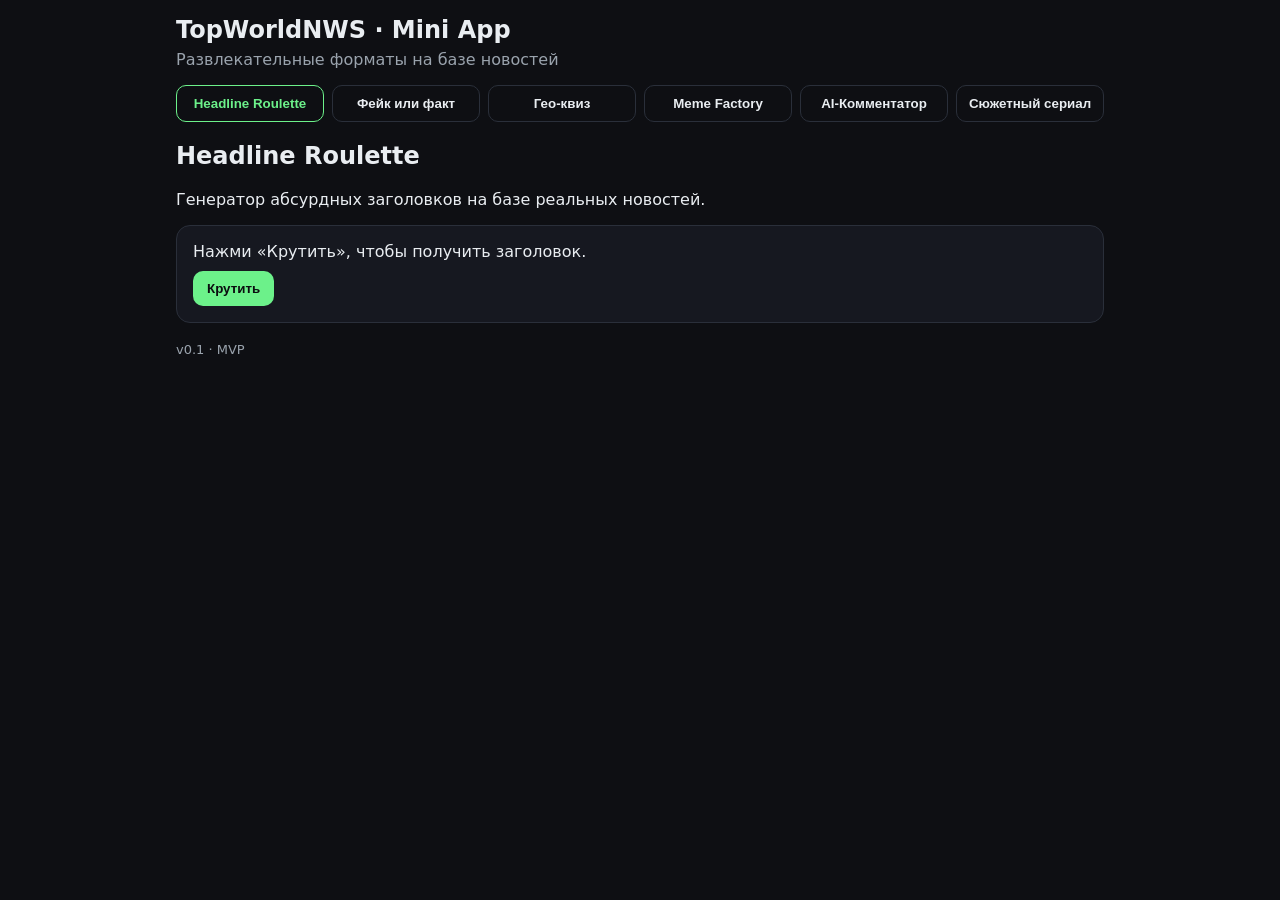
<file: index.html>
<!doctype html>
<html lang="ru">
<head>
  <meta charset="UTF-8" />
  <meta name="viewport" content="width=device-width, initial-scale=1" />
  <title>TopWorldNWS Mini App</title>
  <link rel="stylesheet" href="style.css" />
  <script src="https://telegram.org/js/telegram-web-app.js"></script>
</head>
<body>
  <div class="app">
    <header>
      <h1>TopWorldNWS · Mini App</h1>
      <p class="subtitle">Развлекательные форматы на базе новостей</p>
    </header>

    <nav class="tabs">
      <button class="tab active" data-tab="roulette">Headline Roulette</button>
      <button class="tab" data-tab="quiz">Фейк или факт</button>
      <button class="tab" data-tab="geo">Гео‑квиз</button>
      <button class="tab" data-tab="meme">Meme Factory</button>
      <button class="tab" data-tab="comment">AI‑Комментатор</button>
      <button class="tab" data-tab="serial">Сюжетный сериал</button>
    </nav>

    <main>
      <section class="panel active" id="roulette">
        <h2>Headline Roulette</h2>
        <p>Генератор абсурдных заголовков на базе реальных новостей.</p>
        <div class="card">
          <div id="rouletteText">Нажми «Крутить», чтобы получить заголовок.</div>
          <button id="rouletteBtn">Крутить</button>
        </div>
      </section>

      <section class="panel" id="quiz">
        <h2>Фейк или факт</h2>
        <p>Угадай, реальная новость или нет.</p>
        <div class="card">
          <div id="quizText">Нажми «Следующий».</div>
          <div class="row">
            <button data-answer="fact">Факт</button>
            <button data-answer="fake">Фейк</button>
            <button id="quizNext">Следующий</button>
          </div>
          <div id="quizResult" class="muted"></div>
        </div>
      </section>

      <section class="panel" id="geo">
        <h2>Гео‑квиз</h2>
        <p>Угадай страну по краткому описанию.</p>
        <div class="card">
          <div id="geoText">Нажми «Старт».</div>
          <input id="geoInput" placeholder="Введите страну" />
          <div class="row">
            <button id="geoCheck">Проверить</button>
            <button id="geoNext">Следующий</button>
          </div>
          <div id="geoResult" class="muted"></div>
        </div>
      </section>

      <section class="panel" id="meme">
        <h2>News Meme Factory</h2>
        <p>Шаблоны мемов + ироничные подписи.</p>
        <div class="card">
          <div id="memeText">В разработке. Скоро можно будет генерировать мемы.</div>
        </div>
      </section>

      <section class="panel" id="comment">
        <h2>AI‑Комментатор</h2>
        <p>Саркастическое резюме дня одним абзацем.</p>
        <div class="card">
          <div id="commentText">Нажми «Сгенерировать».</div>
          <button id="commentBtn">Сгенерировать</button>
        </div>
      </section>

      <section class="panel" id="serial">
        <h2>Сюжетный сериал</h2>
        <p>Новости как сериал с «сериями».</p>
        <div class="card">
          <div id="serialText">В разработке. Скоро появятся эпизоды.</div>
        </div>
      </section>
    </main>

    <footer>
      <span class="muted">v0.1 · MVP</span>
    </footer>
  </div>

  <script src="app.js"></script>
</body>
              </html>
</file>
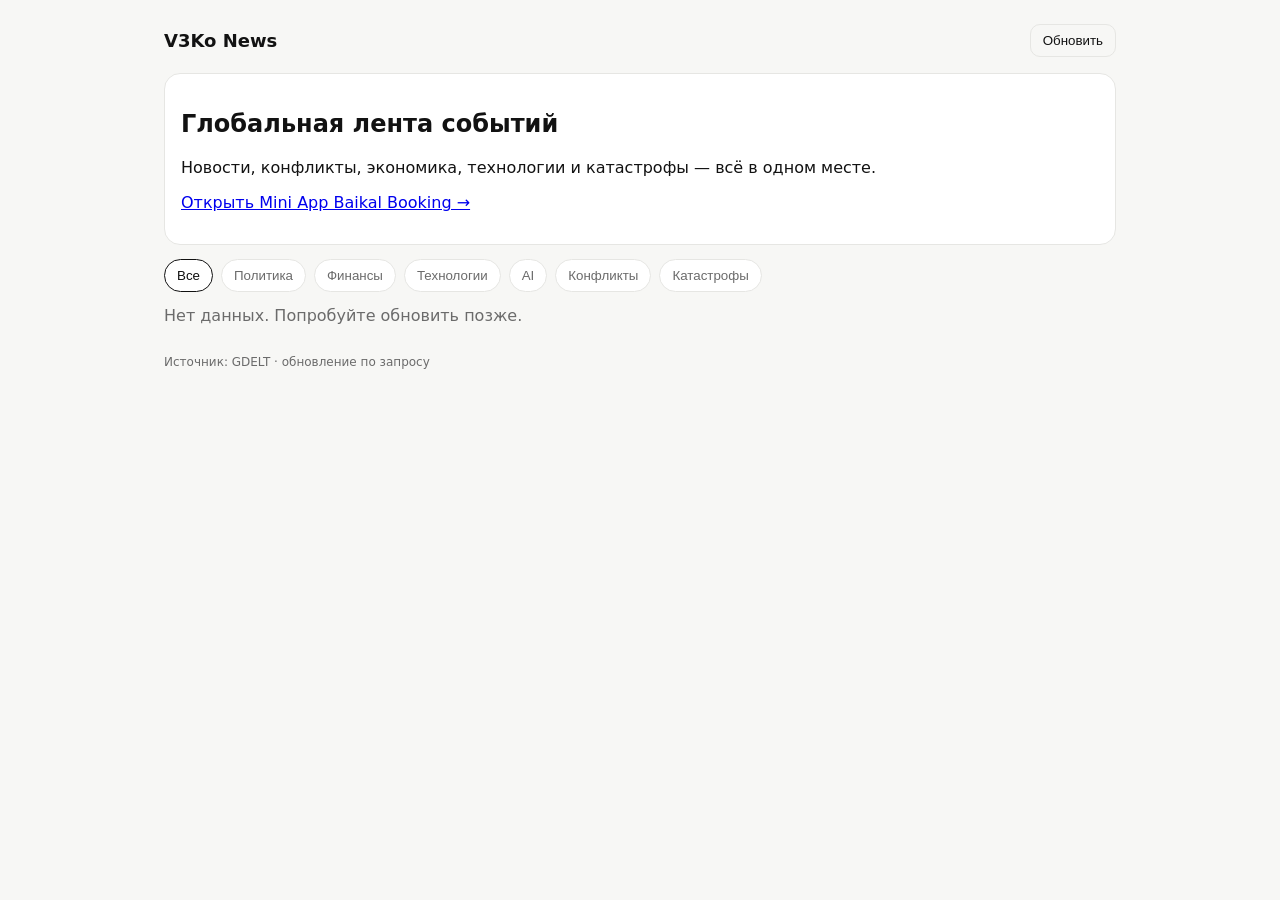
<file: docs/index.html>
<!doctype html>
<html lang="ru">
<head>
  <meta charset="UTF-8" />
  <meta name="viewport" content="width=device-width, initial-scale=1" />
  <title>V3Ko News</title>
  <link rel="stylesheet" href="style.css" />
  <script src="https://telegram.org/js/telegram-web-app.js"></script>
</head>
<body>
  <div class="app">
    <header class="topbar">
      <div class="logo">V3Ko News</div>
      <div class="actions">
        <button id="refreshBtn" class="ghost">Обновить</button>
      </div>
    </header>

    <section class="hero">
      <h1>Глобальная лента событий</h1>
      <p>Новости, конфликты, экономика, технологии и катастрофы — всё в одном месте.</p>
      <p><a href="./baikal/" target="_blank">Открыть Mini App Baikal Booking →</a></p>
    </section>

    <nav class="tabs" id="tabs"></nav>

    <main>
      <div id="status" class="status">Загружаю новости…</div>
      <section id="grid" class="grid"></section>
    </main>

    <footer>Источник: GDELT · обновление по запросу</footer>
  </div>
  <script src="app.js"></script>
</body>
</html>
</file>
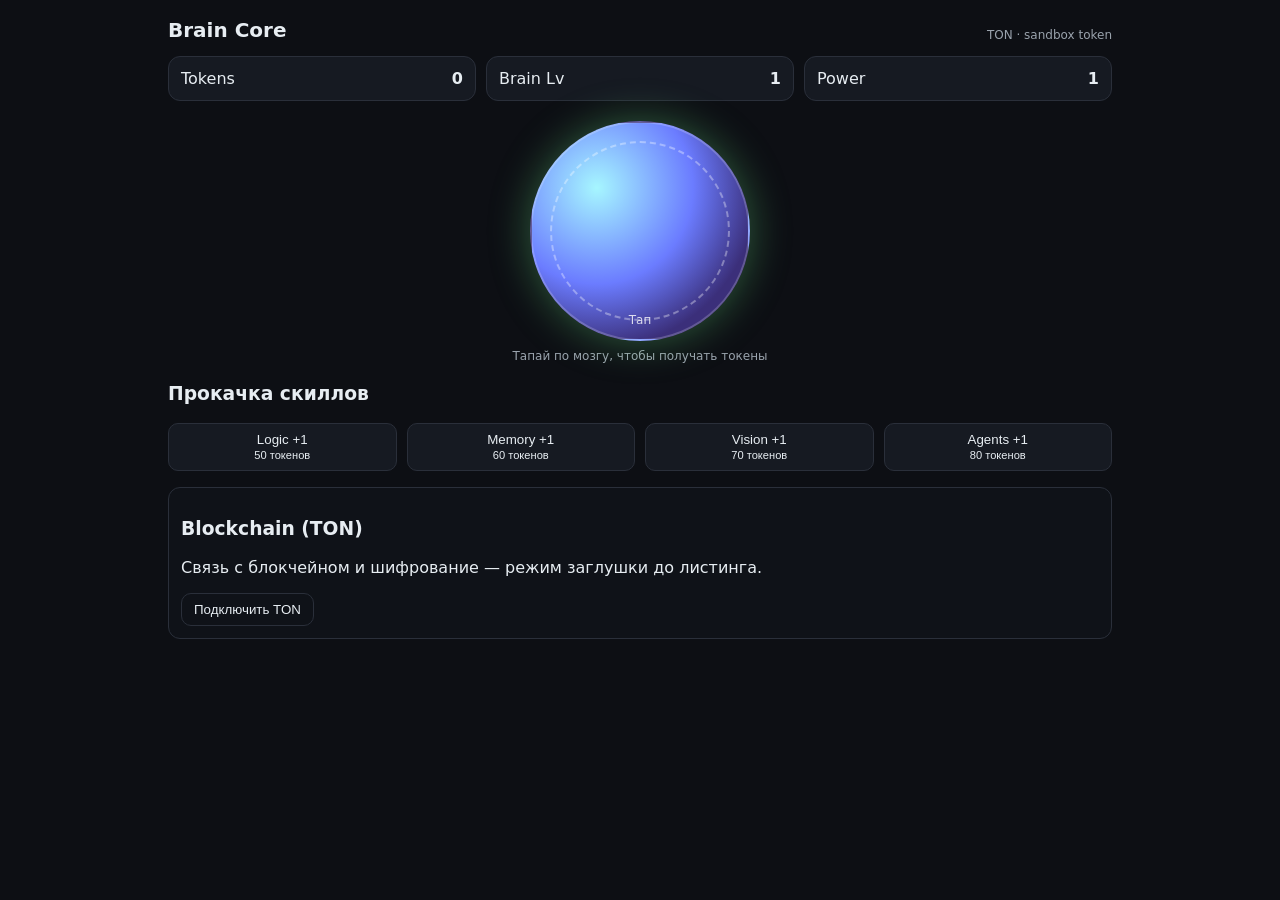
<file: docs/ai-lab/index.html>
<!doctype html>
<html lang="ru">
<head>
  <meta charset="UTF-8" />
  <meta name="viewport" content="width=device-width, initial-scale=1" />
  <title>Brain Core</title>
  <link rel="stylesheet" href="style.css" />
  <script src="https://telegram.org/js/telegram-web-app.js"></script>
</head>
<body>
  <div class="app">
    <header class="topbar">
      <div class="logo">Brain Core</div>
      <div class="sub">TON · sandbox token</div>
    </header>

    <section class="stats">
      <div class="res"><span>Tokens</span><b id="tokens">0</b></div>
      <div class="res"><span>Brain Lv</span><b id="brainLvl">1</b></div>
      <div class="res"><span>Power</span><b id="power">1</b></div>
    </section>

    <section class="center">
      <div id="brain" class="brain" aria-label="Brain"></div>
      <div class="hint">Тапай по мозгу, чтобы получать токены</div>
    </section>

    <section class="skills">
      <h3>Прокачка скиллов</h3>
      <div class="grid">
        <button class="skill" data-skill="logic">Logic +1<br><small>50 токенов</small></button>
        <button class="skill" data-skill="memory">Memory +1<br><small>60 токенов</small></button>
        <button class="skill" data-skill="vision">Vision +1<br><small>70 токенов</small></button>
        <button class="skill" data-skill="agents">Agents +1<br><small>80 токенов</small></button>
      </div>
    </section>

    <section class="blockchain">
      <h3>Blockchain (TON)</h3>
      <p>Связь с блокчейном и шифрование — режим заглушки до листинга.</p>
      <button id="linkBtn" class="ghost">Подключить TON</button>
    </section>
  </div>

  <script src="app.js"></script>
</body>
</html>
</file>
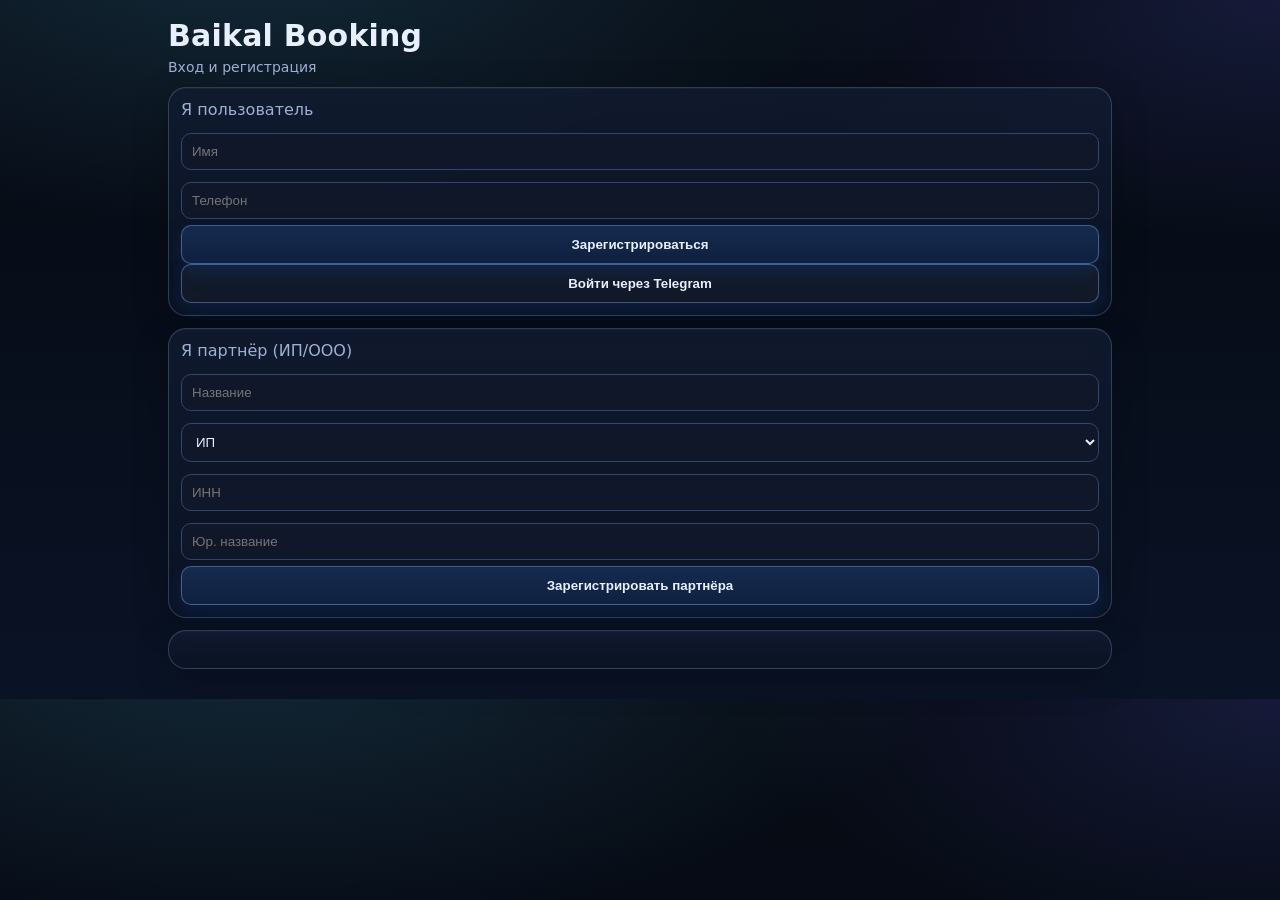
<file: docs/baikal/index.html>
<!doctype html>
<html lang="ru">
<head>
  <meta charset="UTF-8" />
  <meta name="viewport" content="width=device-width, initial-scale=1" />
  <title>Baikal Booking</title>
  <link rel="stylesheet" href="style.css?v=20260310-13" />
  <script src="https://telegram.org/js/telegram-web-app.js"></script>
  <script>
    try {
      const s = localStorage.getItem('baikal_session');
      if (!s) location.replace('./auth.html');
    } catch {}
  </script>
</head>
<body>
  <div class="app">
    <header class="topbar">
      <h1>Baikal Booking</h1>
      <p>Выберите локацию на Байкале</p>
      <p><a class="link" href="./profile.html">Личный кабинет</a> · <a class="link" href="#" id="logoutBtn">Выйти</a></p>
    </header>

    <section class="card">
      <div class="row">
        <button id="geoBtn">📍 Определить моё гео</button>
        <button id="aiBtn" class="ghost">🤖 ИИ-помощник</button>
      </div>
      <p id="geoStatus" class="muted">Геолокация не определена</p>
    </section>

    <section class="card" id="journeyBuilder">
      <h3>Собери свой маршрут</h3>
      <div class="row" style="flex-wrap:wrap">
        <button class="goal-btn" data-goal="relax">Перезагрузка</button>
        <button class="goal-btn" data-goal="active">Активный weekend</button>
        <button class="goal-btn" data-goal="family">Семейный отдых</button>
        <button class="goal-btn" data-goal="romantic">Для пары</button>
      </div>
      <label>Активность: <span id="activeVal">50</span></label>
      <input id="activeRange" type="range" min="0" max="100" value="50" />
      <label>Комфорт: <span id="comfortVal">50</span></label>
      <input id="comfortRange" type="range" min="0" max="100" value="50" />
      <label>Бюджет / день (₽): <span id="budgetVal">12000</span></label>
      <input id="budgetRange" type="range" min="3000" max="40000" step="500" value="12000" />
      <div id="planPreview" class="item">Выбери цель — и я соберу маршрут.</div>
      <div class="row">
        <select id="planLocation">
          <option>Листвянка</option><option>Ольхон</option><option>МРС</option><option>Малое море</option><option>Бухта Песчаная</option>
        </select>
        <button id="startJourney" class="book-btn">Открыть маршрут</button>
      </div>
    </section>

    <section class="hero-map" id="heroMap">
      <div class="bg-layer" id="seasonBg"></div>
      <img src="./assets/baikal-overlay.png" alt="Интерактивный Байкал" class="baikal-image" />

      <a class="hotspot hs-listvyanka" href="./offers-v2.html?location=Листвянка&appv=20260310-15">Листвянка</a>
      <a class="hotspot hs-olkhon" href="./offers-v2.html?location=Ольхон&appv=20260310-15">Ольхон</a>
      <a class="hotspot hs-mrs" href="./offers-v2.html?location=МРС&appv=20260310-15">МРС</a>
      <a class="hotspot hs-malomore" href="./offers-v2.html?location=Малое море&appv=20260310-15">Малое море</a>
      <a class="hotspot hs-peschanaya" href="./offers-v2.html?location=Бухта Песчаная&appv=20260310-15">Бухта Песчаная</a>
    </section>

    <section class="card">
      <h3>Для партнёров</h3>
      <p>Добавляйте услуги с фото и описанием.</p>
      <a class="link" href="./partner.html">Открыть кабинет партнёра</a><br/>
      <a class="link" href="./admin.html">Открыть модерацию (admin)</a>
    </section>
  </div>

  <div id="aiPanel" class="ai-panel hidden">
    <div class="ai-head">ИИ-помощник <button id="aiClose">✕</button></div>
    <div id="aiMsgs" class="ai-msgs"></div>
    <div class="ai-input-wrap">
      <input id="aiInput" placeholder="Спросите, где лучше отдохнуть на Байкале..." />
      <button id="aiSend">Отправить</button>
    </div>
  </div>

  <script src="./index.js?v=20260310-13"></script>
</body>
</html>
</file>
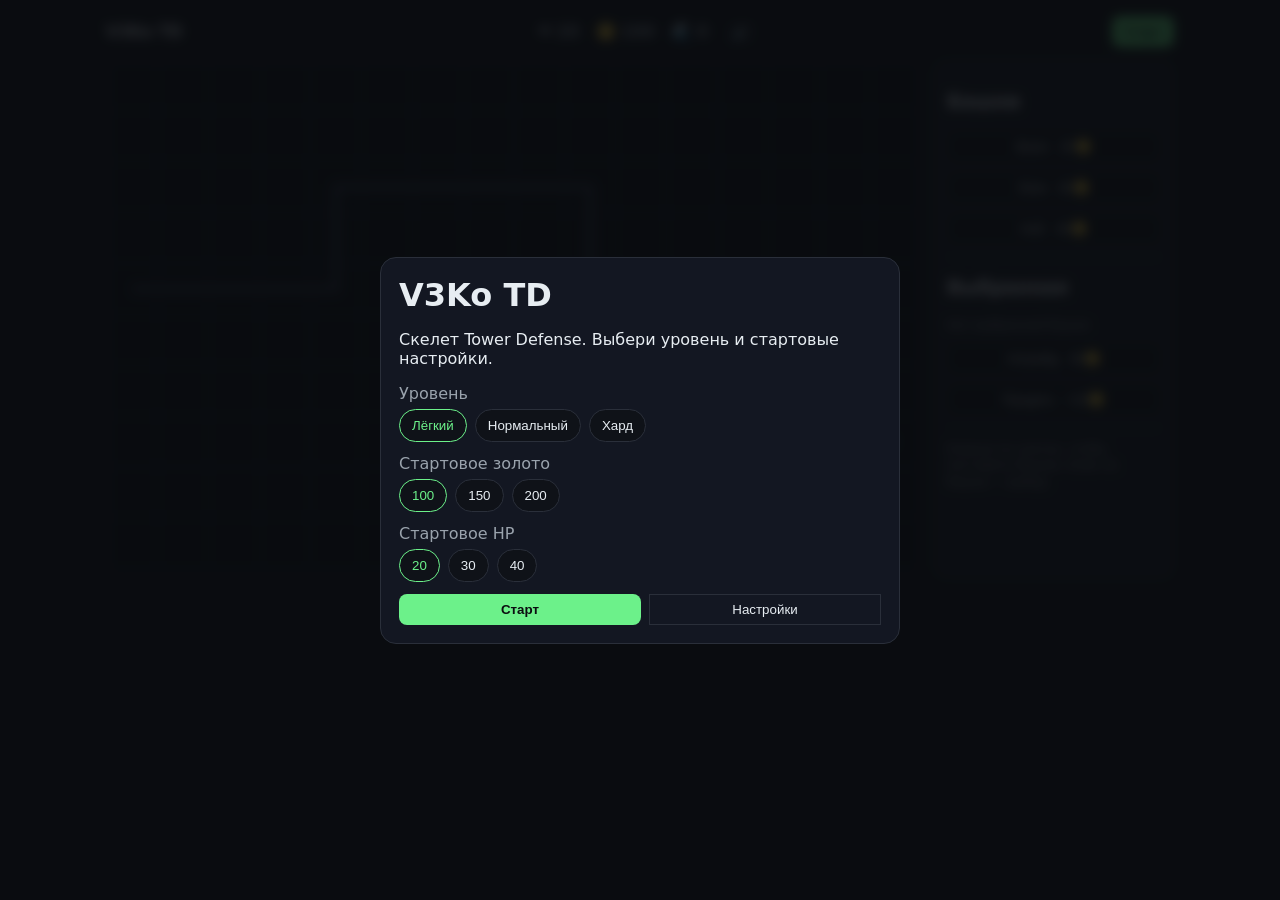
<file: docs/td/index.html>
<!doctype html>
<html lang="ru">
<head>
  <meta charset="UTF-8" />
  <meta name="viewport" content="width=device-width, initial-scale=1" />
  <title>V3Ko TD</title>
  <link rel="stylesheet" href="style.css" />
  <script src="https://telegram.org/js/telegram-web-app.js"></script>
</head>
<body>
  <div class="app">
    <header class="topbar">
      <div class="logo">V3Ko TD</div>
      <div class="stats">
        <span>❤️ <b id="hp">20</b></span>
        <span>🪙 <b id="gold">100</b></span>
        <span>🌊 <b id="wave">0</b></span>
        <button id="soundBtn" class="ghost">🔊</button>
      </div>
      <button id="startBtn" class="primary">Старт</button>
    </header>

    <div class="layout">
      <canvas id="game"></canvas>
      <aside class="panel">
        <h3>Башни</h3>
        <button class="tower" data-type="basic">Basic · 20🪙</button>
        <button class="tower" data-type="slow">Slow · 30🪙</button>
        <button class="tower" data-type="aoe">AoE · 40🪙</button>
        <hr/>
        <h3>Выбранная</h3>
        <div id="selInfo" class="hint">Нет выбранной башни</div>
        <button id="upgradeBtn" class="tower">Апгрейд · 30🪙</button>
        <button id="sellBtn" class="tower">Продать · +10🪙</button>
        <hr/>
        <div class="hint">Кликни по клетке, чтобы поставить башню. Клик по башне — выбор.</div>
      </aside>
    </div>
  </div>

  <div id="menu" class="menu">
    <div class="menu-card">
      <h1>V3Ko TD</h1>
      <p>Скелет Tower Defense. Выбери уровень и стартовые настройки.</p>

      <div class="group">
        <label>Уровень</label>
        <div class="row">
          <button class="chip active" data-level="easy">Лёгкий</button>
          <button class="chip" data-level="normal">Нормальный</button>
          <button class="chip" data-level="hard">Хард</button>
        </div>
      </div>

      <div class="group">
        <label>Стартовое золото</label>
        <div class="row">
          <button class="chip active" data-gold="100">100</button>
          <button class="chip" data-gold="150">150</button>
          <button class="chip" data-gold="200">200</button>
        </div>
      </div>

      <div class="group">
        <label>Стартовое HP</label>
        <div class="row">
          <button class="chip active" data-hp="20">20</button>
          <button class="chip" data-hp="30">30</button>
          <button class="chip" data-hp="40">40</button>
        </div>
      </div>

      <div class="row">
        <button id="applyBtn" class="primary full">Старт</button>
        <button id="settingsBtn" class="ghost full">Настройки</button>
      </div>
    </div>
  </div>

  <div id="settings" class="menu hidden">
    <div class="menu-card">
      <h2>Настройки</h2>
      <div class="group">
        <label>Скорость игры</label>
        <div class="row">
          <button class="chip active" data-speed="1">1x</button>
          <button class="chip" data-speed="1.5">1.5x</button>
          <button class="chip" data-speed="2">2x</button>
        </div>
      </div>
      <div class="group">
        <label>Плотность волн</label>
        <div class="row">
          <button class="chip active" data-density="1">Обычно</button>
          <button class="chip" data-density="1.3">Густо</button>
          <button class="chip" data-density="1.6">Очень</button>
        </div>
      </div>
      <button id="backBtn" class="ghost full">Назад</button>
    </div>
  </div>

  <script src="app.js"></script>
</body>
</html>
</file>
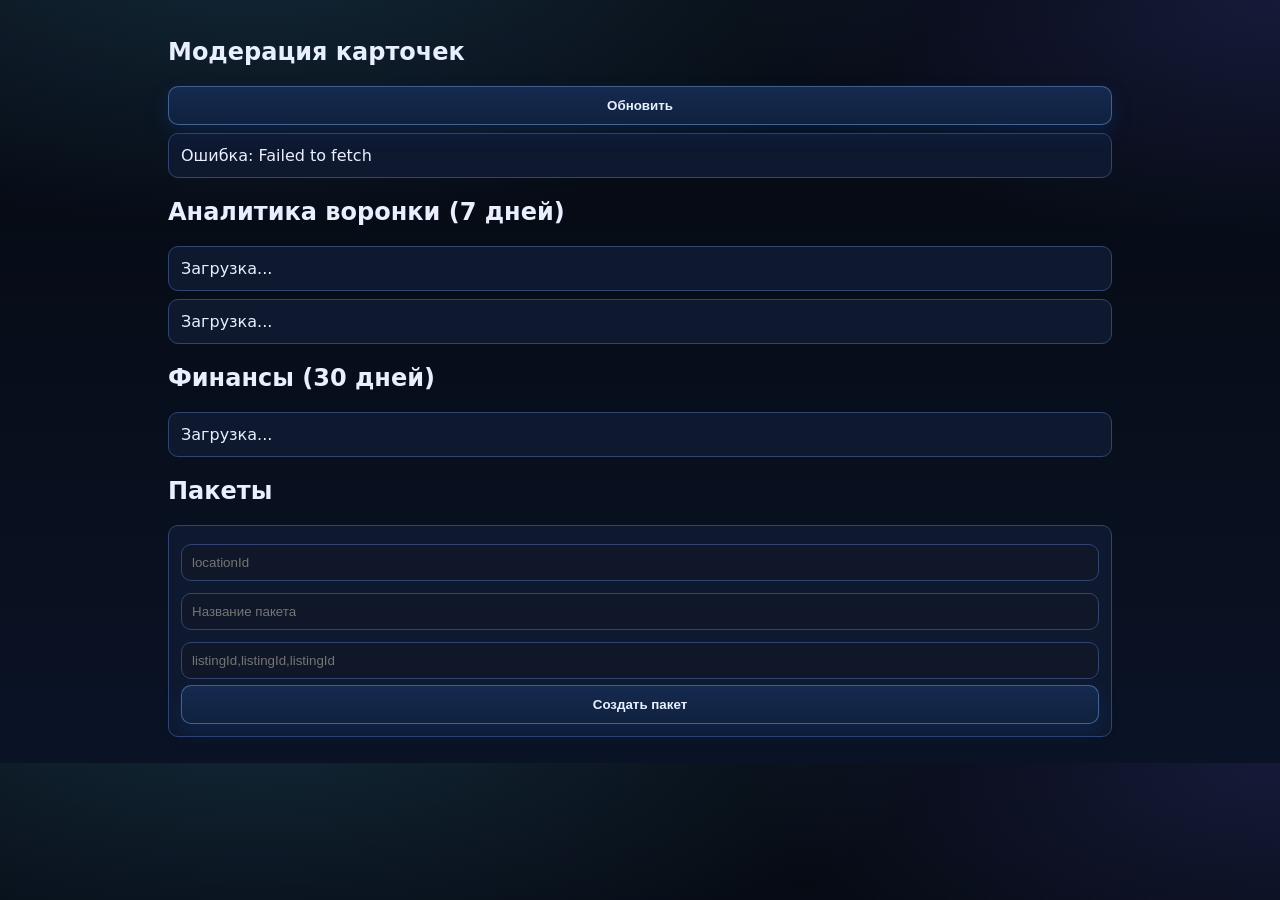
<file: docs/baikal/admin.html>
<!doctype html>
<html lang="ru"><head><meta charset="UTF-8"><meta name="viewport" content="width=device-width,initial-scale=1"><title>Admin Moderation</title><link rel="stylesheet" href="style.css?v=20260310-13"></head>
<body><div class="app"><h2>Модерация карточек</h2><button id="load">Обновить</button><div id="list"></div>

<h2 style="margin-top:20px">Аналитика воронки (7 дней)</h2>
<div id="funnel" class="item">Загрузка...</div>
<div id="byLoc" class="item">Загрузка...</div>

<h2 style="margin-top:20px">Финансы (30 дней)</h2>
<div id="financeSummary" class="item">Загрузка...</div>
<div id="financeLatest"></div>

<h2 style="margin-top:20px">Пакеты</h2>
<div class="item">
  <input id="bundleLocationId" placeholder="locationId" />
  <input id="bundleTitle" placeholder="Название пакета" />
  <input id="bundleListingIds" placeholder="listingId,listingId,listingId" />
  <button id="createBundle">Создать пакет</button>
</div>
<div id="bundles"></div>
</div>
<script>
const API='https://rscczdcmlr.tail3f3f1d.ts.net/baikal-api';
const list=document.getElementById('list');
let adminKey = localStorage.getItem('baikal_admin_key') || '';
if(!adminKey){ adminKey = prompt('Введи admin key'); if(adminKey) localStorage.setItem('baikal_admin_key', adminKey); }

async function api(path, opts={}){
  const headers = Object.assign({'x-admin-key': adminKey}, opts.headers||{});
  const r = await fetch(`${API}${path}`, {...opts, headers});
  if(!r.ok){ throw new Error(`HTTP ${r.status}: ${await r.text()}`); }
  return r.json();
}

async function loadBundles(){
  const rows = await api('/admin/bundles');
  const el = document.getElementById('bundles');
  el.innerHTML='';
  rows.forEach(b=>{
    const d=document.createElement('div'); d.className='item';
    d.innerHTML = `<b>${b.title}</b><br><small>${b.location_name || ''}</small>`;
    const del=document.createElement('button'); del.className='ghost'; del.textContent='Удалить';
    del.onclick=async()=>{ await api(`/admin/bundles/${b.id}`, {method:'DELETE'}); loadBundles(); };
    d.appendChild(del); el.appendChild(d);
  });
}

async function load(){
 try{
  const rows=await api('/admin/listings/moderation');
  list.innerHTML='';
  rows.forEach(r=>{
    const d=document.createElement('div'); d.className='item';
    d.innerHTML=`<b>${r.title}</b><br><small>${r.category} · listing:${r.listing_status} · moderation:${r.moderation_status||'none'}</small><br>`;
    const a=document.createElement('button'); a.textContent='Approve'; a.onclick=()=>mod(r.id,'approved');
    const rej=document.createElement('button'); rej.textContent='Reject'; rej.className='ghost'; rej.onclick=()=>mod(r.id,'rejected');
    d.appendChild(a); d.appendChild(rej); list.appendChild(d);
  });

  const f = await api('/admin/analytics/funnel?days=7');
  document.getElementById('funnel').innerHTML = `Просмотры: <b>${f.counts.listing_view}</b><br>Клики: <b>${f.counts.book_click}</b> (${f.conversion.click_from_view}%)<br>Hold: <b>${f.counts.booking_hold}</b> (${f.conversion.hold_from_click}%)<br>Confirm: <b>${f.counts.booking_confirm}</b> (${f.conversion.confirm_from_hold}%)`;

  const loc = await api('/admin/analytics/by-location?days=7');
  document.getElementById('byLoc').innerHTML = loc.map(x=>`• ${x.location}: <b>${x.events}</b>`).join('<br>') || 'Нет данных';

  const fin = await api('/admin/finance/summary?days=30');
  document.getElementById('financeSummary').innerHTML = `
    Оборот (gross): <b>${Number(fin.totals.gross).toLocaleString('ru-RU')} ₽</b><br>
    Комиссия платформы: <b>${Number(fin.totals.platform_fee).toLocaleString('ru-RU')} ₽</b><br>
    Эквайринг: <b>${Number(fin.totals.acquiring_fee).toLocaleString('ru-RU')} ₽</b><br>
    Выплаты партнёрам: <b>${Number(fin.totals.partner_payout).toLocaleString('ru-RU')} ₽</b><br>
    Заказов: <b>${fin.totals.bookings_count}</b>
  `;
  const latestEl = document.getElementById('financeLatest');
  latestEl.innerHTML = '';
  fin.latest.slice(0,20).forEach(x=>{
    const d=document.createElement('div'); d.className='item';
    d.innerHTML = `<b>${x.partner_name || 'Партнёр'}</b> · ${x.location_name || ''}<br><small>${new Date(x.created_at).toLocaleString()}</small><br>gross ${Number(x.gross_amount||0).toLocaleString('ru-RU')} ₽ · fee ${Number(x.platform_fee_amount||0).toLocaleString('ru-RU')} ₽ · payout ${Number(x.partner_payout_amount||0).toLocaleString('ru-RU')} ₽`;
    latestEl.appendChild(d);
  });

  await loadBundles();
 }catch(e){
  list.innerHTML = `<div class='item'>Ошибка: ${e.message}</div>`;
 }
}

async function mod(id,status){
 await api(`/admin/listings/${id}/moderate`,{method:'POST',headers:{'content-type':'application/json'},body:JSON.stringify({status})});
 load();
}

document.getElementById('createBundle').onclick = async () => {
  const locationId = document.getElementById('bundleLocationId').value.trim();
  const title = document.getElementById('bundleTitle').value.trim();
  const listingIds = document.getElementById('bundleListingIds').value.split(',').map(s=>s.trim()).filter(Boolean);
  await api('/admin/bundles', {method:'POST', headers:{'content-type':'application/json'}, body: JSON.stringify({locationId, title, listingIds})});
  await loadBundles();
};

document.getElementById('load').onclick=load; load();
</script></body></html>
</file>
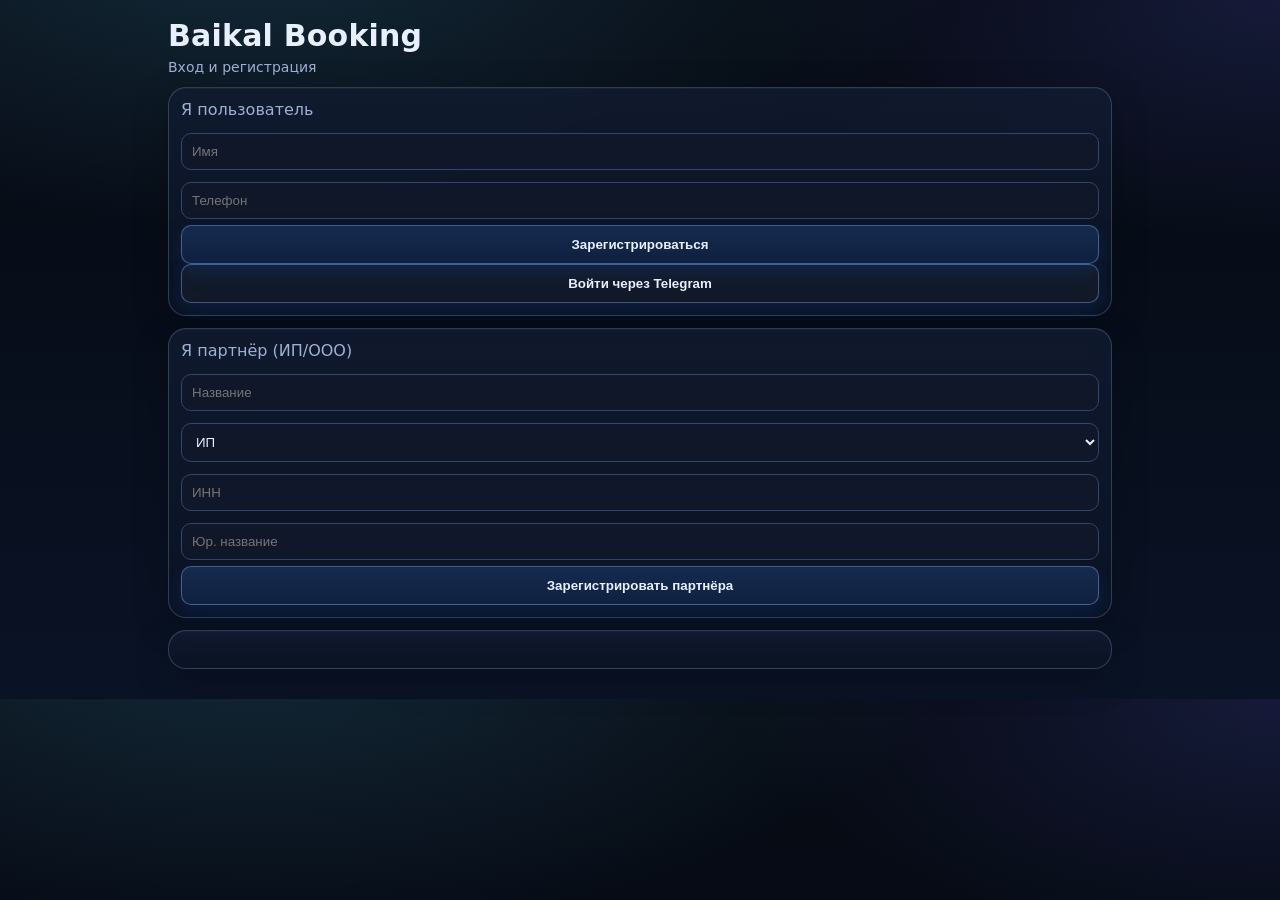
<file: docs/baikal/auth.html>
<!doctype html>
<html lang="ru">
<head>
  <meta charset="UTF-8" />
  <meta name="viewport" content="width=device-width, initial-scale=1" />
  <title>Baikal Booking · Вход</title>
  <link rel="stylesheet" href="style.css?v=20260310-13" />
  <script src="https://telegram.org/js/telegram-web-app.js"></script>
</head>
<body>
  <div class="app">
    <header class="topbar">
      <h1>Baikal Booking</h1>
      <p>Вход и регистрация</p>
    </header>

    <section class="card">
      <label>Я пользователь</label>
      <input id="uName" placeholder="Имя" />
      <input id="uPhone" placeholder="Телефон" />
      <button id="userRegister">Зарегистрироваться</button>
      <button id="userAuth" class="ghost">Войти через Telegram</button>
    </section>

    <section class="card">
      <label>Я партнёр (ИП/ООО)</label>
      <input id="pName" placeholder="Название" />
      <select id="pType"><option value="ip">ИП</option><option value="ooo">ООО</option><option value="self_employed">Самозанятый</option></select>
      <input id="pInn" placeholder="ИНН" />
      <input id="pLegal" placeholder="Юр. название" />
      <button id="partnerRegister">Зарегистрировать партнёра</button>
    </section>

    <section class="card"><pre id="authOut"></pre></section>
  </div>
  <script src="auth.js?v=20260310-13"></script>
</body>
</html>
</file>
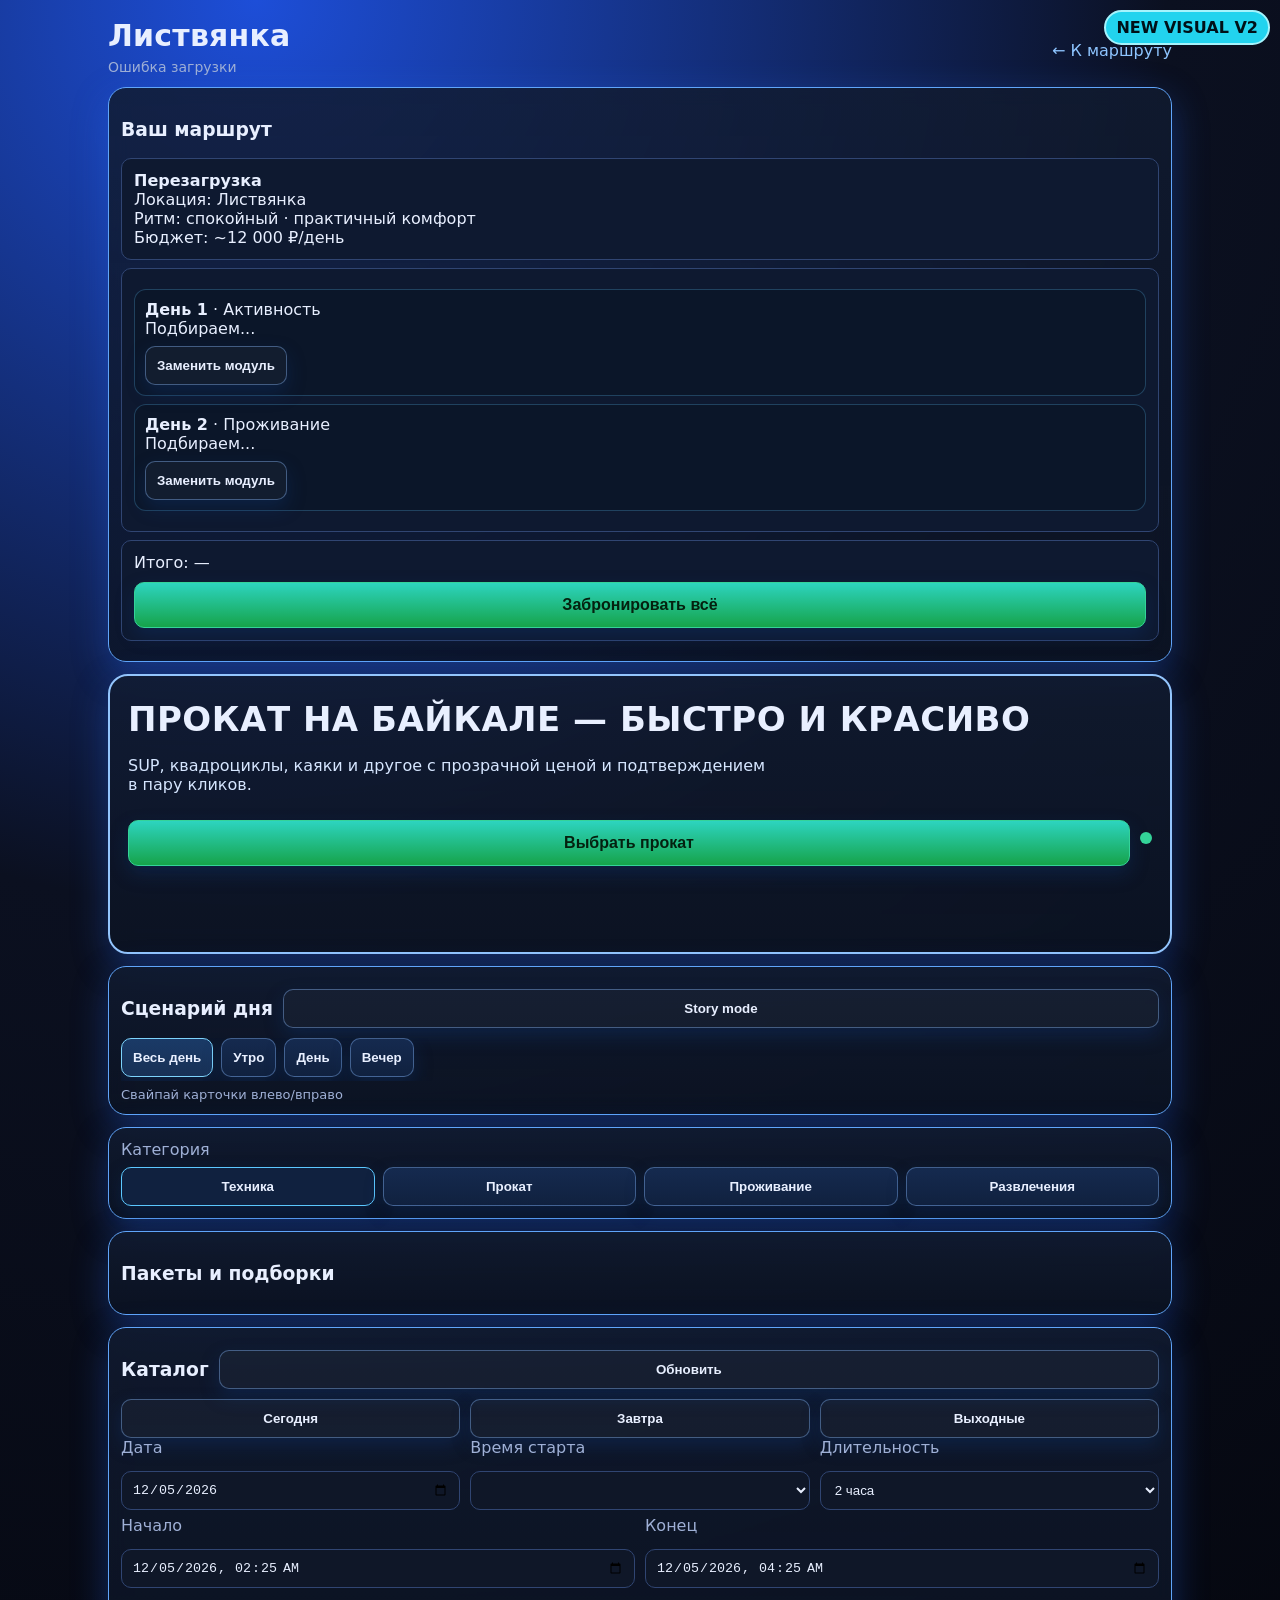
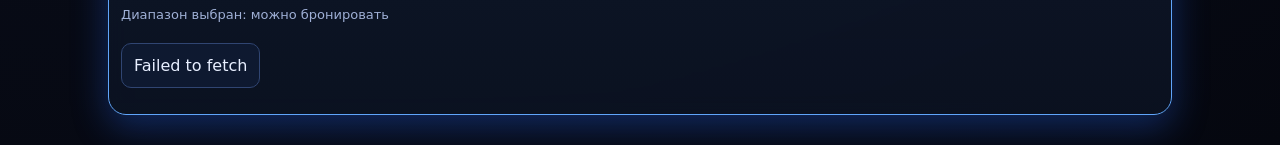
<file: docs/baikal/offers-v2.html>
<!doctype html>
<html lang="ru">
<head>
  <meta charset="UTF-8" />
  <meta name="viewport" content="width=device-width, initial-scale=1" />
  <title>Baikal Booking · Предложения</title>
  <link rel="stylesheet" href="style.css?v=20260310-15" />
  <script src="https://telegram.org/js/telegram-web-app.js"></script>
  <style>
    body{background:radial-gradient(circle at 20% 0%,#1d4ed8 0,#0b1020 45%,#05070f 100%) !important}
    .app{max-width:1100px !important}
    .card{border:1px solid #60a5fa !important;box-shadow:0 12px 35px rgba(37,99,235,.35) !important}
    .hero-rental{min-height:280px !important;border:2px solid #93c5fd !important}
    .hero-content h2{font-size:34px !important;text-transform:uppercase;letter-spacing:.5px}
    .offer-card{border:2px solid #7dd3fc !important;box-shadow:0 8px 30px rgba(34,211,238,.25) !important}
    .book-btn{font-size:16px !important;padding:13px 16px !important}
    .v2-badge{position:fixed;top:10px;right:10px;z-index:99999;background:#22d3ee;color:#001018;font-weight:800;padding:6px 10px;border-radius:999px;border:2px solid #a5f3fc}
  </style>
</head>
<body>
  <div class="v2-badge">NEW VISUAL V2</div>
  <div class="app">
    <header class="topbar row">
      <div>
        <h1 id="titleLoc">Предложения V2</h1>
        <p id="subLoc">Загрузка…</p>
      </div>
      <a class="link" href="./index.html">← К маршруту</a>
    </header>

    <section class="card">
      <h3>Ваш маршрут</h3>
      <div id="journeySummary" class="item">Подбираем персональный сценарий…</div>
      <div id="journeyDays" class="item"></div>
      <div id="journeyCheckout" class="item">
        <div id="journeyTotal">Итого: —</div>
        <button id="bookJourneyAll" class="book-btn">Забронировать всё</button>
      </div>
    </section>

    <section class="hero-rental card">
      <div class="hero-cover"></div>
      <div class="hero-content">
        <h2 id="heroTitle">Прокат на Байкале — быстро и красиво</h2>
        <p id="heroText">SUP, квадроциклы, каяки и другое с прозрачной ценой и подтверждением в пару кликов.</p>
        <div class="row" style="align-items:center">
          <button id="goRental" class="book-btn">Выбрать прокат</button>
          <div class="pulse-dot" title="live"></div>
        </div>
      </div>
    </section>

    <section class="card">
      <div class="row">
        <h3>Сценарий дня</h3>
        <button id="storyModeBtn" class="ghost" style="width:auto">Story mode</button>
      </div>
      <div class="scene-tabs" id="sceneTabs">
        <button class="scene-btn active" data-scene="any">Весь день</button>
        <button class="scene-btn" data-scene="morning">Утро</button>
        <button class="scene-btn" data-scene="day">День</button>
        <button class="scene-btn" data-scene="evening">Вечер</button>
      </div>
      <div id="storyHint" class="muted" style="margin-top:6px">Свайпай карточки влево/вправо</div>
    </section>

    <section class="card">
      <label>Категория</label>
      <div class="cats cats-4">
        <button class="cat-btn active" data-cat="equipment">Техника</button>
        <button class="cat-btn" data-cat="rental">Прокат</button>
        <button class="cat-btn" data-cat="stay">Проживание</button>
        <button class="cat-btn" data-cat="activity">Развлечения</button>
      </div>
    </section>

    <section class="card">
      <h3>Пакеты и подборки</h3>
      <div id="bundles"></div>
    </section>

    <section class="card">
      <div class="row">
        <h3>Каталог</h3>
        <button id="refresh" class="ghost">Обновить</button>
      </div>
      <div class="row" style="flex-wrap:wrap">
        <button class="ghost quick-date" data-kind="today">Сегодня</button>
        <button class="ghost quick-date" data-kind="tomorrow">Завтра</button>
        <button class="ghost quick-date" data-kind="weekend">Выходные</button>
      </div>
      <div class="row">
        <div style="flex:1">
          <label>Дата</label>
          <input id="bookDate" type="date" />
        </div>
        <div style="flex:1">
          <label>Время старта</label>
          <select id="startTimeSlot"></select>
        </div>
        <div style="flex:1">
          <label>Длительность</label>
          <select id="durationSlot">
            <option value="1">1 час</option>
            <option value="2" selected>2 часа</option>
            <option value="3">3 часа</option>
            <option value="4">4 часа</option>
            <option value="24">1 сутки</option>
            <option value="48">2 суток</option>
          </select>
        </div>
      </div>
      <div class="row">
        <div style="flex:1">
          <label>Начало</label>
          <input id="startAt" type="datetime-local" />
        </div>
        <div style="flex:1">
          <label>Конец</label>
          <input id="endAt" type="datetime-local" />
        </div>
      </div>
      <p class="muted" id="slotStatus">Выбери дату/время или быстрый пресет</p>
      <div id="list" class="cards-rail"></div>
    </section>
  </div>
  <div id="calcSheet" class="calc-sheet hidden">
    <div class="calc-card">
      <div class="row"><h3 id="calcTitle">Расчёт</h3><button id="calcClose" class="ghost" style="width:auto">✕</button></div>
      <p id="calcMeta" class="muted"></p>
      <div class="row"><div><small>Период</small><div id="calcPeriod"></div></div><div><small>Залог</small><div id="calcDeposit"></div></div></div>
      <h2 id="calcTotal">0 ₽</h2>
      <button id="calcBook" class="book-btn">Забронировать сейчас</button>
    </div>
  </div>
  <script src="offers.js?v=20260310-15"></script>
</body>
</html>
</file>
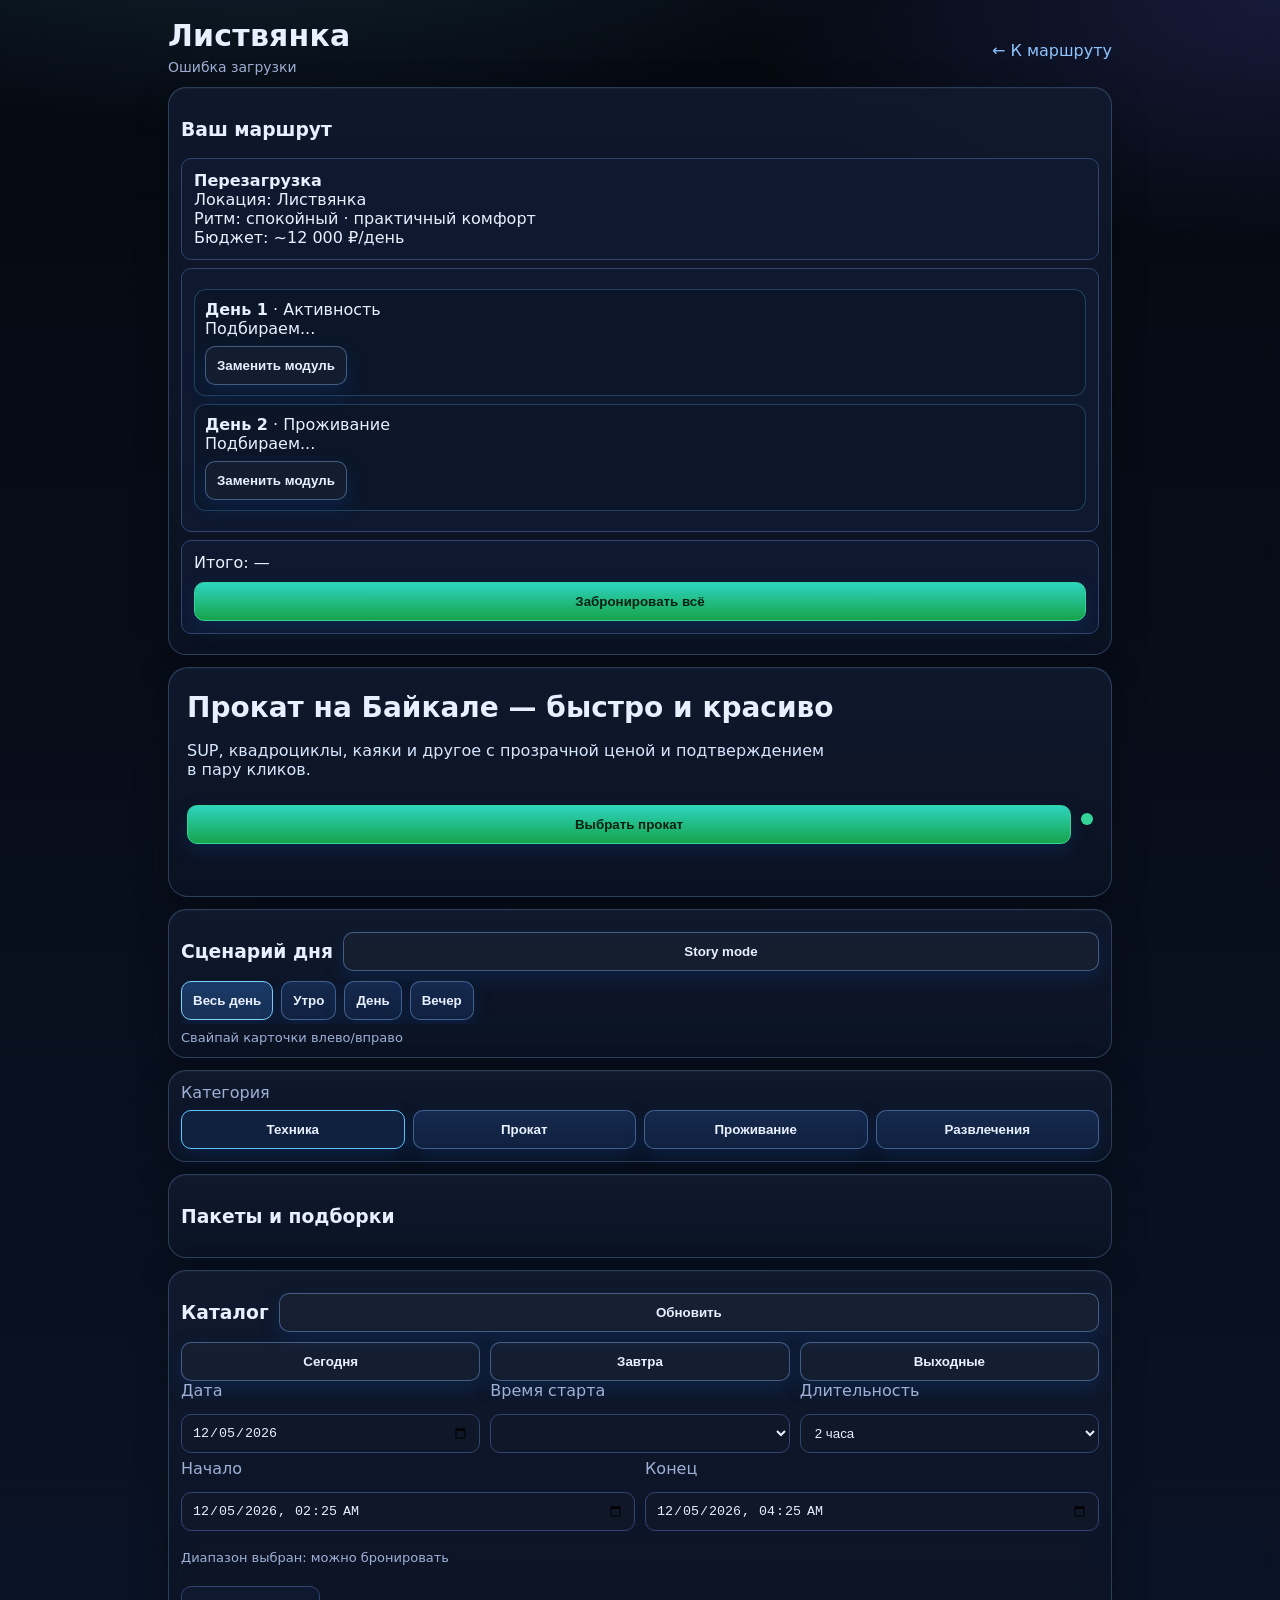
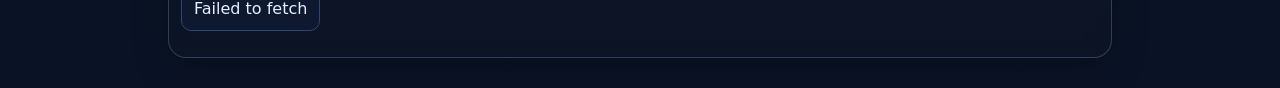
<file: docs/baikal/offers.html>
<!doctype html>
<html lang="ru">
<head>
  <meta charset="UTF-8" />
  <meta name="viewport" content="width=device-width, initial-scale=1" />
  <title>Baikal Booking · Предложения</title>
  <link rel="stylesheet" href="style.css?v=20260310-13" />
  <script src="https://telegram.org/js/telegram-web-app.js"></script>
</head>
<body>
  <div class="app">
    <header class="topbar row">
      <div>
        <h1 id="titleLoc">Предложения</h1>
        <p id="subLoc">Загрузка…</p>
      </div>
      <a class="link" href="./index.html">← К маршруту</a>
    </header>

    <section class="card">
      <h3>Ваш маршрут</h3>
      <div id="journeySummary" class="item">Подбираем персональный сценарий…</div>
      <div id="journeyDays" class="item"></div>
      <div id="journeyCheckout" class="item">
        <div id="journeyTotal">Итого: —</div>
        <button id="bookJourneyAll" class="book-btn">Забронировать всё</button>
      </div>
    </section>

    <section class="hero-rental card">
      <div class="hero-cover"></div>
      <div class="hero-content">
        <h2 id="heroTitle">Прокат на Байкале — быстро и красиво</h2>
        <p id="heroText">SUP, квадроциклы, каяки и другое с прозрачной ценой и подтверждением в пару кликов.</p>
        <div class="row" style="align-items:center">
          <button id="goRental" class="book-btn">Выбрать прокат</button>
          <div class="pulse-dot" title="live"></div>
        </div>
      </div>
    </section>

    <section class="card">
      <div class="row">
        <h3>Сценарий дня</h3>
        <button id="storyModeBtn" class="ghost" style="width:auto">Story mode</button>
      </div>
      <div class="scene-tabs" id="sceneTabs">
        <button class="scene-btn active" data-scene="any">Весь день</button>
        <button class="scene-btn" data-scene="morning">Утро</button>
        <button class="scene-btn" data-scene="day">День</button>
        <button class="scene-btn" data-scene="evening">Вечер</button>
      </div>
      <div id="storyHint" class="muted" style="margin-top:6px">Свайпай карточки влево/вправо</div>
    </section>

    <section class="card">
      <label>Категория</label>
      <div class="cats cats-4">
        <button class="cat-btn active" data-cat="equipment">Техника</button>
        <button class="cat-btn" data-cat="rental">Прокат</button>
        <button class="cat-btn" data-cat="stay">Проживание</button>
        <button class="cat-btn" data-cat="activity">Развлечения</button>
      </div>
    </section>

    <section class="card">
      <h3>Пакеты и подборки</h3>
      <div id="bundles"></div>
    </section>

    <section class="card">
      <div class="row">
        <h3>Каталог</h3>
        <button id="refresh" class="ghost">Обновить</button>
      </div>
      <div class="row" style="flex-wrap:wrap">
        <button class="ghost quick-date" data-kind="today">Сегодня</button>
        <button class="ghost quick-date" data-kind="tomorrow">Завтра</button>
        <button class="ghost quick-date" data-kind="weekend">Выходные</button>
      </div>
      <div class="row">
        <div style="flex:1">
          <label>Дата</label>
          <input id="bookDate" type="date" />
        </div>
        <div style="flex:1">
          <label>Время старта</label>
          <select id="startTimeSlot"></select>
        </div>
        <div style="flex:1">
          <label>Длительность</label>
          <select id="durationSlot">
            <option value="1">1 час</option>
            <option value="2" selected>2 часа</option>
            <option value="3">3 часа</option>
            <option value="4">4 часа</option>
            <option value="24">1 сутки</option>
            <option value="48">2 суток</option>
          </select>
        </div>
      </div>
      <div class="row">
        <div style="flex:1">
          <label>Начало</label>
          <input id="startAt" type="datetime-local" />
        </div>
        <div style="flex:1">
          <label>Конец</label>
          <input id="endAt" type="datetime-local" />
        </div>
      </div>
      <p class="muted" id="slotStatus">Выбери дату/время или быстрый пресет</p>
      <div id="list" class="cards-rail"></div>
    </section>
  </div>
  <div id="calcSheet" class="calc-sheet hidden">
    <div class="calc-card">
      <div class="row"><h3 id="calcTitle">Расчёт</h3><button id="calcClose" class="ghost" style="width:auto">✕</button></div>
      <p id="calcMeta" class="muted"></p>
      <div class="row"><div><small>Период</small><div id="calcPeriod"></div></div><div><small>Залог</small><div id="calcDeposit"></div></div></div>
      <h2 id="calcTotal">0 ₽</h2>
      <button id="calcBook" class="book-btn">Забронировать сейчас</button>
    </div>
  </div>
  <script src="offers.js?v=20260310-13"></script>
</body>
</html>
</file>
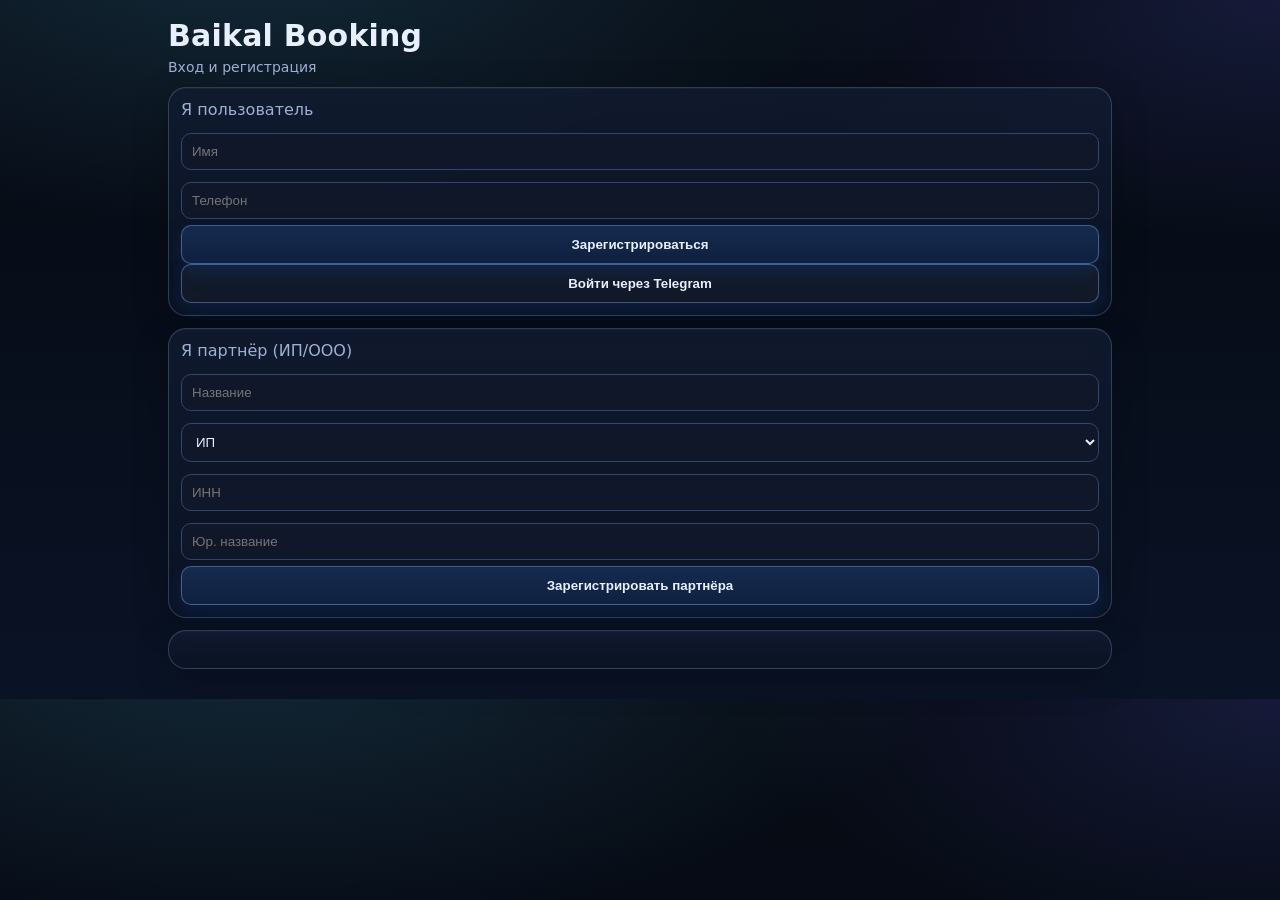
<file: docs/baikal/partner.html>
<!doctype html>
<html lang="ru">
<head>
  <meta charset="UTF-8" />
  <meta name="viewport" content="width=device-width, initial-scale=1" />
  <title>Baikal Partner Cabinet</title>
  <link rel="stylesheet" href="style.css?v=20260310-13" />
  <script>
    try {
      const s = JSON.parse(localStorage.getItem('baikal_session') || 'null');
      if (!s) location.replace('./auth.html');
    } catch {}
  </script>
</head>
<body>
  <div class="app">
    <header class="topbar row">
      <div>
        <h1>Кабинет партнёра</h1>
        <p>Добавление услуг, фото и описания</p>
      </div>
      <a class="link" href="./index.html">← Назад</a>
    </header>

    <section class="card">
      <h3>1) Регистрация партнёра (ИП/ООО)</h3>
      <input id="pName" placeholder="Название партнёра" />
      <select id="pType"><option value="ip">ИП</option><option value="ooo">ООО</option><option value="self_employed">Самозанятый</option></select>
      <input id="pInn" placeholder="ИНН" />
      <input id="pLegal" placeholder="Юр. название" />
      <button id="registerPartner">Зарегистрировать</button>
      <p>Partner ID: <code id="partnerIdOut">—</code></p>
    </section>

    <section class="card">
      <h3>2) Добавить услугу/товар</h3>
      <input id="partnerId" placeholder="Partner ID" />
      <input id="locationName" placeholder="Локация (напр. Листвянка)" />
      <select id="cat"><option value="equipment">Техника</option><option value="rental">Прокат</option><option value="stay">Места</option><option value="activity">Развлечения</option></select>
      <input id="title" placeholder="Название услуги" />
      <textarea id="desc" placeholder="Описание услуги"></textarea>
      <input id="price" placeholder="Цена (напр. 4500 ₽ / 2 часа)" />
      <input id="image" placeholder="URL картинки" />
      <div class="row">
        <select id="rentalUnit"><option value="hour">Тариф за час</option><option value="day">Тариф за сутки</option></select>
        <input id="rentalRate" placeholder="Ставка, ₽" />
      </div>
      <input id="rentalDeposit" placeholder="Залог, ₽ (опционально)" />
      <input id="rentalTerms" placeholder="Условия проката" />
      <button id="addListing">Добавить предложение</button>
    </section>

    <section class="card">
      <h3>3) Партнёрский календарь (доступность + цена)</h3>
      <button id="loadListings">Загрузить мои карточки</button>
      <select id="listingSelect"></select>
      <input id="newPriceLabel" placeholder="Новая цена, напр. 7900 ₽ / ночь" />
      <button id="updatePrice">Обновить цену</button>

      <h4>Слоты доступности</h4>
      <select id="unitSelect"></select>
      <input id="slotStart" type="datetime-local" />
      <input id="slotEnd" type="datetime-local" />
      <select id="slotAvailable"><option value="true">Доступно</option><option value="false">Недоступно</option></select>
      <button id="saveSlot">Сохранить слот</button>
    </section>

    <section class="card">
      <h3>4) Синхронизация внешних записей (телефон/CRM)</h3>
      <p class="muted">Если клиента записали напрямую по телефону — занеси слот как занятый, чтобы в mini app не было дублей.</p>
      <select id="syncUnitSelect"></select>
      <input id="syncStart" type="datetime-local" />
      <input id="syncEnd" type="datetime-local" />
      <button id="syncBusy">Пометить как занято (sync)</button>
    </section>

    <section class="card">
      <h3>5) Массовый импорт CSV</h3>
      <p class="muted">Формат: <code>category,title,description,price,image_url</code></p>
      <input id="csvFile" type="file" accept=".csv,text/csv" />
      <textarea id="csvData" rows="8" placeholder="category,title,description,price,image_url&#10;equipment,Квадро тур,2 часа по берегу,4500 ₽,https://...&#10;stay,Домик у берега,уютный домик,7900 ₽ / ночь,https://..."></textarea>
      <input id="csvLocationName" placeholder="Локация для импорта (напр. Ольхон)" />
      <button id="validateCsv" class="ghost">Проверить CSV</button>
      <button id="importCsv">Импортировать CSV</button>
      <div id="csvValidation"></div>
      <pre id="out"></pre>
    </section>
  </div>

  <script>
    const API = 'https://rscczdcmlr.tail3f3f1d.ts.net/baikal-api';
    const out = document.getElementById('out');

    async function getLocationIdByName(name){
      const roots = await (await fetch(`${API}/locations`)).json();
      const kids = await (await fetch(`${API}/locations?parentId=${roots[0].id}`)).json();
      return kids.find(x=>x.name.toLowerCase()===name.toLowerCase())?.id || kids[0]?.id;
    }

    document.getElementById('registerPartner').onclick = async () => {
      const body = {
        name: document.getElementById('pName').value,
        partnerType: document.getElementById('pType').value,
        legal: { inn: document.getElementById('pInn').value, legalName: document.getElementById('pLegal').value }
      };
      const r = await fetch(`${API}/partners/register`, { method:'POST', headers:{'content-type':'application/json'}, body:JSON.stringify(body) });
      const j = await r.json();
      document.getElementById('partnerIdOut').textContent = j.id || 'ошибка';
      document.getElementById('partnerId').value = j.id || '';
      out.textContent = JSON.stringify(j, null, 2);
    };

    document.getElementById('addListing').onclick = async () => {
      const partnerId = document.getElementById('partnerId').value.trim();
      const locationName = document.getElementById('locationName').value.trim();
      const locationId = await getLocationIdByName(locationName);

      const body = {
        locationId,
        category: document.getElementById('cat').value,
        title: document.getElementById('title').value,
        description: document.getElementById('desc').value,
        metadata: {
          price_label: document.getElementById('price').value,
          image_url: document.getElementById('image').value,
          rental: {
            unit: document.getElementById('rentalUnit').value,
            rate: Number(document.getElementById('rentalRate').value || 0),
            deposit: Number(document.getElementById('rentalDeposit').value || 0),
            terms: document.getElementById('rentalTerms').value || ''
          }
        },
        units: [{ name: 'Юнит #1', capacity: 2 }]
      };
      const r = await fetch(`${API}/partners/${partnerId}/listings`, { method:'POST', headers:{'content-type':'application/json'}, body:JSON.stringify(body) });
      const j = await r.json();
      out.textContent = JSON.stringify(j, null, 2);
    };

    const listingSelect = document.getElementById('listingSelect');
    const unitSelect = document.getElementById('unitSelect');
    const syncUnitSelect = document.getElementById('syncUnitSelect');

    async function loadPartnerListings(){
      const partnerId = document.getElementById('partnerId').value.trim();
      const rows = await (await fetch(`${API}/partners/${partnerId}/listings`)).json();
      listingSelect.innerHTML = rows.map(r=>`<option value="${r.id}">${r.title} (${r.category})</option>`).join('');
      if (rows.length) await loadUnits(rows[0].id);
    }

    async function loadUnits(listingId){
      const partnerId = document.getElementById('partnerId').value.trim();
      const rows = await (await fetch(`${API}/partners/${partnerId}/listings/${listingId}/units`)).json();
      const opts = rows.map(u=>`<option value="${u.id}">${u.name}</option>`).join('');
      unitSelect.innerHTML = opts;
      syncUnitSelect.innerHTML = opts;
    }

    listingSelect.addEventListener('change', ()=> loadUnits(listingSelect.value));

    document.getElementById('loadListings').onclick = loadPartnerListings;

    document.getElementById('updatePrice').onclick = async () => {
      const partnerId = document.getElementById('partnerId').value.trim();
      const listingId = listingSelect.value;
      const priceLabel = document.getElementById('newPriceLabel').value.trim();
      const r = await fetch(`${API}/partners/${partnerId}/listings/${listingId}/price`, {
        method:'POST', headers:{'content-type':'application/json'}, body:JSON.stringify({ priceLabel })
      });
      const j = await r.json();
      out.textContent = JSON.stringify(j, null, 2);
    };

    document.getElementById('saveSlot').onclick = async () => {
      const partnerId = document.getElementById('partnerId').value.trim();
      const body = {
        unitId: unitSelect.value,
        startsAt: new Date(document.getElementById('slotStart').value).toISOString(),
        endsAt: new Date(document.getElementById('slotEnd').value).toISOString(),
        isAvailable: document.getElementById('slotAvailable').value === 'true'
      };
      const r = await fetch(`${API}/partners/${partnerId}/availability/bulk`, {
        method:'POST', headers:{'content-type':'application/json'}, body:JSON.stringify(body)
      });
      const j = await r.json();
      out.textContent = JSON.stringify(j, null, 2);
    };

    document.getElementById('syncBusy').onclick = async () => {
      const partnerId = document.getElementById('partnerId').value.trim();
      const body = {
        source: 'phone_or_crm',
        items: [{
          unitId: syncUnitSelect.value,
          startsAt: new Date(document.getElementById('syncStart').value).toISOString(),
          endsAt: new Date(document.getElementById('syncEnd').value).toISOString()
        }]
      };
      const r = await fetch(`${API}/partners/${partnerId}/availability/sync-busy`, {
        method:'POST', headers:{'content-type':'application/json'}, body:JSON.stringify(body)
      });
      const j = await r.json();
      out.textContent = JSON.stringify(j, null, 2);
    };

    document.getElementById('csvFile').addEventListener('change', async (e) => {
      const f = e.target.files?.[0];
      if (!f) return;
      const txt = await f.text();
      document.getElementById('csvData').value = txt;
    });

    function validateCsvText(csv){
      const validation = document.getElementById('csvValidation');
      const lines = csv.trim().split(/\r?\n/);
      const errors = [];
      if (!lines.length) errors.push('CSV пустой');
      const header = (lines[0] || '').split(',').map(s=>s.trim().toLowerCase());
      const required = ['category','title','description','price','image_url'];
      for (const r of required) if (!header.includes(r)) errors.push(`Нет колонки: ${r}`);

      const idx = (n)=>header.indexOf(n);
      const validCats = new Set(['equipment','stay','activity','rental']);
      for(let i=1;i<lines.length;i++){
        const line = lines[i].trim();
        if(!line) continue;
        const parts = line.split(',').map(s=>s.trim());
        const cat = parts[idx('category')] || '';
        const title = parts[idx('title')] || '';
        const image = parts[idx('image_url')] || '';
        if (!validCats.has(cat)) errors.push(`Строка ${i+1}: category должен быть equipment|stay|activity|rental`);
        if (!title) errors.push(`Строка ${i+1}: пустой title`);
        if (image && !/^https?:\/\//i.test(image)) errors.push(`Строка ${i+1}: image_url должен быть http(s) URL`);
      }

      if (errors.length){
        validation.innerHTML = `<div class="item" style="border-color:#8b2c2c">❌ Найдены ошибки:<br>${errors.map(e=>`• ${e}`).join('<br>')}</div>`;
        return false;
      }
      validation.innerHTML = '<div class="item" style="border-color:#1f7a4a">✅ CSV прошёл валидацию</div>';
      return true;
    }

    document.getElementById('validateCsv').onclick = () => {
      const csv = document.getElementById('csvData').value;
      validateCsvText(csv);
    };

    document.getElementById('importCsv').onclick = async () => {
      const partnerId = document.getElementById('partnerId').value.trim();
      const locationName = document.getElementById('csvLocationName').value.trim();
      const locationId = await getLocationIdByName(locationName);
      const csv = document.getElementById('csvData').value;

      if (!validateCsvText(csv)) return;

      const r = await fetch(`${API}/partners/${partnerId}/import/csv`, {
        method:'POST',
        headers:{'content-type':'application/json'},
        body:JSON.stringify({ csv, locationId })
      });
      const j = await r.json();
      out.textContent = JSON.stringify(j, null, 2);
    };
  </script>
</body>
</html>
</file>
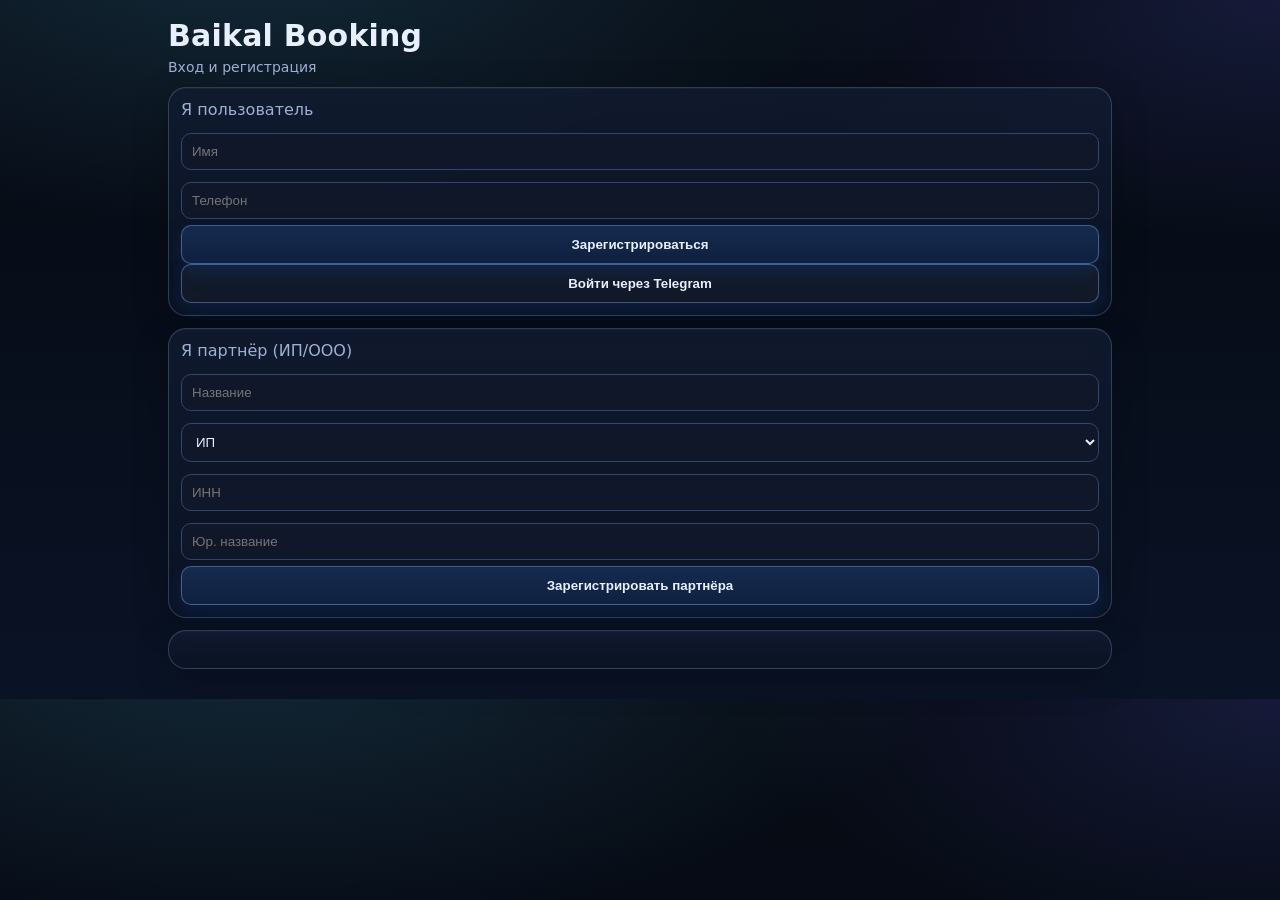
<file: docs/baikal/profile.html>
<!doctype html>
<html lang="ru">
<head>
  <meta charset="UTF-8" />
  <meta name="viewport" content="width=device-width, initial-scale=1" />
  <title>Baikal Booking · Профиль</title>
  <link rel="stylesheet" href="style.css?v=20260310-13" />
</head>
<body>
  <div class="app">
    <header class="topbar row">
      <div>
        <h1>Личный кабинет</h1>
        <p id="uName">Пользователь</p>
      </div>
      <a class="link" href="./index.html">← На главную</a>
    </header>

    <section class="card">
      <h3>Мои брони</h3>
      <div id="bookings"></div>
    </section>

    <section class="card">
      <h3>Избранное</h3>
      <div id="favorites"></div>
    </section>

    <section class="card">
      <h3>Мои отзывы</h3>
      <div id="reviews"></div>
    </section>
  </div>
  <script src="profile.js?v=20260310-13"></script>
</body>
</html>
</file>
<file: style.css>
:root {
  --bg: #0e0f13;
  --card: #161820;
  --text: #e9edf1;
  --muted: #9aa3ad;
  --accent: #6cf18a;
  --border: #2a2f3a;
}

* { box-sizing: border-box; }
body {
  margin: 0; font-family: Inter, system-ui, -apple-system, sans-serif;
  background: var(--bg); color: var(--text);
}
.app { max-width: 960px; margin: 0 auto; padding: 16px; }
header h1 { margin: 0 0 6px; font-size: 24px; }
.subtitle { margin: 0 0 16px; color: var(--muted); }
.tabs { display: grid; grid-template-columns: repeat(auto-fit, minmax(140px, 1fr)); gap: 8px; margin-bottom: 16px; }
.tab { background: transparent; border: 1px solid var(--border); color: var(--text); padding: 10px; border-radius: 10px; cursor: pointer; }
.tab.active { border-color: var(--accent); color: var(--accent); }

.panel { display: none; }
.panel.active { display: block; }

.card { background: var(--card); border: 1px solid var(--border); padding: 16px; border-radius: 14px; }
.card button { margin-top: 10px; }

button {
  background: var(--accent); color: #0b0d10; border: none; padding: 10px 14px; border-radius: 10px; cursor: pointer; font-weight: 600;
}
input {
  width: 100%; margin-top: 10px; padding: 10px; border-radius: 10px; border: 1px solid var(--border); background: #11131a; color: var(--text);
}
.row { display: flex; gap: 8px; margin-top: 10px; flex-wrap: wrap; }
.muted { color: var(--muted); font-size: 13px; }
footer { margin-top: 16px; }
</file>
<file: docs/style.css>
:root{--bg:#f7f7f5;--card:#fff;--text:#121212;--muted:#6b6b6b;--accent:#111;--border:#e6e6e3}
*{box-sizing:border-box}body{margin:0;font-family:Inter,system-ui,-apple-system,sans-serif;background:var(--bg);color:var(--text)}
.app{max-width:1000px;margin:0 auto;padding:24px}
.topbar{display:flex;align-items:center;justify-content:space-between;margin-bottom:16px}
.logo{font-weight:700;font-size:18px}
.hero{background:#fff;border:1px solid var(--border);border-radius:16px;padding:16px;margin-bottom:14px}
.tabs{display:flex;gap:8px;flex-wrap:wrap;margin-bottom:14px}
.tab{padding:8px 12px;border:1px solid var(--border);border-radius:999px;background:#fff;color:var(--muted);cursor:pointer}
.tab.active{border-color:var(--accent);color:var(--accent)}
.status{color:var(--muted);margin:10px 0}
.grid{display:grid;grid-template-columns:repeat(auto-fit,minmax(260px,1fr));gap:12px}
.card{background:var(--card);border:1px solid var(--border);border-radius:14px;overflow:hidden;display:flex;flex-direction:column}
.card img{width:100%;height:160px;object-fit:cover;display:block}
.card-body{padding:12px;display:flex;flex-direction:column;gap:6px}
.card h3{font-size:16px;margin:0}
.meta{font-size:12px;color:var(--muted)}
.actions{display:flex;gap:8px;align-items:center}
button{background:var(--accent);color:#fff;border:none;padding:8px 12px;border-radius:10px;cursor:pointer}
button.ghost{background:transparent;color:var(--text);border:1px solid var(--border)}
footer{margin:20px 0;color:var(--muted);font-size:12px}
@media(max-width:720px){.app{padding:16px}}
</file>
<file: docs/ai-lab/style.css>
:root{--bg:#0d0f14;--card:#161a22;--text:#e7edf2;--muted:#9aa3ad;--accent:#6cf18a;--border:#2a2f3a}
*{box-sizing:border-box}body{margin:0;font-family:Inter,system-ui,-apple-system,sans-serif;background:var(--bg);color:var(--text)}
.app{max-width:980px;margin:0 auto;padding:18px}
.topbar{display:flex;justify-content:space-between;align-items:end;margin-bottom:14px}
.logo{font-weight:700;font-size:20px}
.sub{color:var(--muted);font-size:12px}
.stats{display:grid;grid-template-columns:repeat(auto-fit,minmax(150px,1fr));gap:10px;margin-bottom:16px}
.res{background:var(--card);border:1px solid var(--border);border-radius:12px;padding:12px;display:flex;justify-content:space-between}
.center{display:flex;flex-direction:column;align-items:center;gap:8px;margin:20px 0}
.brain{width:220px;height:220px;border-radius:50%;background:radial-gradient(circle at 30% 30%, #a6f6ff, #6b7cff 45%, #3b2f7a 75%);box-shadow:0 0 40px rgba(108,241,138,.35);cursor:pointer;position:relative;border:2px solid rgba(255,255,255,.2)}
.brain::after{content:"";position:absolute;inset:18px;border-radius:50%;border:2px dashed rgba(255,255,255,.35)}
.brain::before{content:"Тап";position:absolute;inset:auto 0 12px 0;text-align:center;font-size:12px;color:#fff;opacity:.8}
.hint{color:var(--muted);font-size:12px}
.skills{margin-top:10px}
.grid{display:grid;grid-template-columns:repeat(auto-fit,minmax(160px,1fr));gap:10px}
button{background:#0f1218;color:var(--text);border:1px solid var(--border);padding:8px 12px;border-radius:10px;cursor:pointer}
.skill{background:var(--card)}
.blockchain{margin-top:16px;background:#0f1218;border:1px solid var(--border);border-radius:12px;padding:12px}
.ghost{background:transparent;border:1px solid var(--border)}
</file>
<file: docs/baikal/style.css>
:root{--bg:#0b1220;--card:#111b30;--text:#e8efff;--muted:#9fb0d6;--line:#24355c;--accent:#31a8ff;--ok:#22c55e}
*{box-sizing:border-box}
body{margin:0;background:var(--bg);color:var(--text);font-family:Inter,system-ui,sans-serif}
.app{max-width:900px;margin:0 auto;padding:16px}
.topbar h1{margin:0 0 6px}
.topbar p{margin:0;color:var(--muted)}
.muted{color:var(--muted);font-size:13px}
.card{background:var(--card);border:1px solid var(--line);border-radius:12px;padding:12px;margin:12px 0}
label{display:block;margin-bottom:8px;color:var(--muted)}
select,button{width:100%;padding:11px;border-radius:10px;border:1px solid #304572;background:#0f1728;color:var(--text)}
button{cursor:pointer;font-weight:600}
button.ghost{background:transparent}
.cats{display:grid;grid-template-columns:1fr 1fr 1fr;gap:8px}
.cats-4{grid-template-columns:1fr 1fr 1fr 1fr}
.cat-btn.active{border-color:var(--accent);background:#10213f}
.hero-rental{position:relative;overflow:hidden;min-height:180px}
.hero-cover{position:absolute;inset:0;background:url('https://images.unsplash.com/photo-1464822759023-fed622ff2c3b?q=80&w=1600&auto=format&fit=crop') center/cover no-repeat;filter:brightness(.45)}
.hero-content{position:relative;z-index:1}
.hero-content h2{margin:0 0 8px}
.calc-sheet{position:fixed;inset:0;background:rgba(0,0,0,.5);display:flex;align-items:flex-end;justify-content:center;z-index:10000}
.calc-sheet.hidden{display:none}
.calc-card{width:min(900px,100%);background:#101a31;border:1px solid #365388;border-radius:16px 16px 0 0;padding:14px}
.row{display:flex;justify-content:space-between;align-items:center;gap:10px}
.row button{width:auto}
.row > button{flex:1}
.item{border:1px solid #304572;border-radius:10px;padding:12px;margin:8px 0;background:#0e1930}
.item small{color:var(--muted)}
.book-btn{margin-top:10px;background:var(--ok);border-color:#16a34a;color:#06250f}
.link{display:inline-block;color:#8ec5ff;text-decoration:none;margin-top:8px}

.hero-map{position:relative;border:1px solid #2a3d68;border-radius:14px;overflow:hidden;background:#0c172c;min-height:420px}
.bg-layer{position:absolute;inset:0;background-size:cover;background-position:center;filter:brightness(.72) saturate(1.1);z-index:0}
.baikal-image{position:relative;z-index:1;display:block;height:72vh;max-height:620px;width:auto;margin:10px auto;object-fit:contain;background:transparent}
.hotspot{position:absolute;z-index:2;transform:translate(-50%,-50%);background:rgba(11,18,32,.86);border:1px solid #4e7cc7;color:#fff;padding:6px 10px;border-radius:999px;text-decoration:none;font-size:12px}
.hotspot:hover{background:#16315e}
.hs-listvyanka{left:45%;top:86%}
.hs-olkhon{left:56%;top:54%}
.hs-mrs{left:49%;top:60%}
.hs-malomore{left:53%;top:57%}
.hs-peschanaya{left:41%;top:74%}

.ai-panel{position:fixed;left:10px;right:10px;bottom:10px;background:#0f1728;border:1px solid #35508a;border-radius:12px;z-index:9999;max-height:65vh;display:flex;flex-direction:column}
.ai-panel.hidden{display:none}
.ai-head{display:flex;justify-content:space-between;align-items:center;padding:10px 12px;border-bottom:1px solid #2b436f;font-weight:700}
.ai-head button{width:auto;background:transparent;border:1px solid #35508a;padding:6px 10px}
.ai-msgs{padding:10px;overflow:auto;display:flex;flex-direction:column;gap:8px;max-height:38vh}
.ai-msg{padding:8px 10px;border-radius:10px;max-width:85%}
.ai-msg.bot{background:#14325e;color:#dff0ff;align-self:flex-start}
.ai-msg.user{background:#1e293b;color:#fff;align-self:flex-end}
.ai-input-wrap{display:flex;gap:8px;padding:10px;border-top:1px solid #2b436f}
.ai-input-wrap input{flex:1;margin:0}
.ai-input-wrap button{width:auto}

.offer-card{display:grid;grid-template-columns:130px 1fr;gap:10px;border:1px solid #304572;border-radius:12px;overflow:hidden;background:#0e1930;margin:10px 0;cursor:pointer;transition:.2s ease}
.offer-card:hover{border-color:#4a6fb2;transform:translateY(-1px)}
.offer-card.expanded{border-color:#62a1ff;box-shadow:0 8px 28px rgba(29,78,216,.22)}
.offer-image{width:130px;height:110px;object-fit:cover}
.offer-body{padding:10px}
.offer-body h4{margin:0 0 6px}
.offer-body p{margin:0 0 8px;color:var(--muted);font-size:13px}
.offer-meta{font-size:13px;font-weight:700;margin-bottom:8px}
.offer-details{display:none;margin-top:8px;padding:8px;border:1px dashed #3c5e9c;border-radius:10px;color:#dbeafe;font-size:13px}
.offer-card.expanded .offer-details{display:block}

textarea,input,select{width:100%;padding:10px;border-radius:10px;border:1px solid #304572;background:#0f1728;color:var(--text);margin:6px 0}

.real-map{width:100%;height:320px;border:1px solid #2a3d68;border-radius:12px;overflow:hidden}
.leaflet-container{background:#0b162d}

/* ===== Premium visual override ===== */
:root{
  --bg:#070b16;
  --card:rgba(17,27,48,.72);
  --line:rgba(142,197,255,.24);
  --accent:#5cc8ff;
}
body{
  background:
    radial-gradient(1200px 500px at 20% -10%, rgba(92,200,255,.18), transparent 60%),
    radial-gradient(900px 400px at 100% 0%, rgba(99,102,241,.18), transparent 60%),
    linear-gradient(180deg, #050910 0%, #0a1326 100%);
}
.app{max-width:980px;padding:18px}
.card{
  background:linear-gradient(180deg, rgba(17,27,48,.85), rgba(12,20,36,.78));
  border:1px solid var(--line);
  border-radius:18px;
  box-shadow:0 10px 35px rgba(0,0,0,.25), inset 0 1px 0 rgba(255,255,255,.04);
  backdrop-filter: blur(10px);
}
.topbar h1{font-size:30px;letter-spacing:.2px}
.topbar p{font-size:14px}
button{
  border:1px solid rgba(138,187,255,.4);
  background:linear-gradient(180deg,#152a4f,#10213f);
  box-shadow:0 8px 18px rgba(14,54,117,.35);
}
button:hover{filter:brightness(1.08)}
button.ghost{background:rgba(255,255,255,.03)}
.goal-btn{width:auto;padding:10px 12px}
.goal-btn.active{border-color:#7dd3fc;background:linear-gradient(180deg,#1a3a67,#183156)}
input[type="range"]{accent-color:#5cc8ff}
.book-btn{background:linear-gradient(180deg,#2dd4bf,#16a34a);border-color:#34d399;color:#04210f}
.hero-rental{min-height:230px;border-radius:20px;overflow:hidden}
.hero-cover{filter:brightness(.42) saturate(1.2)}
.hero-content{padding:12px 6px}
.hero-content h2{font-size:28px;line-height:1.15;margin-bottom:10px}
.hero-content p{max-width:640px;color:#d6e6ff}
.offer-card{
  grid-template-columns:170px 1fr;
  border-radius:16px;
  background:linear-gradient(180deg, rgba(14,25,48,.92), rgba(12,22,41,.86));
  border:1px solid rgba(106,155,229,.35);
  opacity:0;
  transform:translateY(12px) scale(.985);
  transition:opacity .5s ease, transform .5s ease, border-color .2s ease;
}
.offer-card.in-view{opacity:1;transform:translateY(0) scale(1)}
.offer-image{width:170px;height:132px}
.offer-body h4{font-size:20px;margin-bottom:8px}
.offer-meta{font-size:14px}
.offer-details{
  background:rgba(9,16,30,.6);
  border:1px solid rgba(92,200,255,.35);
  border-radius:12px;
}
.calc-card{
  background:linear-gradient(180deg,#132447,#0e1b33);
  border:1px solid rgba(119,181,255,.45);
  box-shadow:0 -12px 40px rgba(0,0,0,.4);
}
.route-day{border:1px solid rgba(92,200,255,.25);border-radius:12px;padding:10px;margin:8px 0;background:rgba(11,20,38,.6)}
.route-day .swap-btn{margin-top:8px;width:auto}

.scene-tabs{display:flex;gap:8px;overflow:auto;padding-bottom:4px}
.scene-btn{width:auto;white-space:nowrap}
.scene-btn.active{border-color:#7dd3fc;background:linear-gradient(180deg,#1a3a67,#183156)}
.cards-rail{display:grid;grid-template-columns:1fr;gap:10px}
@media (min-width:760px){
  .cards-rail{display:flex;gap:12px;overflow:auto;scroll-snap-type:x mandatory;padding-bottom:6px}
  .cards-rail .offer-card{min-width:540px;scroll-snap-align:start}
}
.cards-rail.story-mode{display:flex;overflow-x:auto;scroll-snap-type:x mandatory;gap:14px;padding:4px 2px 10px}
.cards-rail.story-mode .offer-card{min-width:min(92vw,620px);scroll-snap-align:center}
.pulse-dot{width:12px;height:12px;border-radius:999px;background:#34d399;box-shadow:0 0 0 0 rgba(52,211,153,.7);animation:pulse 1.8s infinite}
@keyframes pulse{0%{box-shadow:0 0 0 0 rgba(52,211,153,.7)}70%{box-shadow:0 0 0 14px rgba(52,211,153,0)}100%{box-shadow:0 0 0 0 rgba(52,211,153,0)}}
</file>
<file: docs/td/style.css>
:root{--bg:#0f1116;--card:#161a22;--text:#e7edf2;--muted:#9aa3ad;--accent:#6cf18a;--border:#2a2f3a}
*{box-sizing:border-box}body{margin:0;font-family:Inter,system-ui,-apple-system,sans-serif;background:var(--bg);color:var(--text)}
.app{max-width:1100px;margin:0 auto;padding:16px}
.topbar{display:flex;align-items:center;justify-content:space-between;gap:12px;margin-bottom:12px}
.logo{font-weight:700}
.stats span{margin-right:12px;color:var(--muted)}
.primary{background:var(--accent);color:#0b0d10;border:none;padding:8px 12px;border-radius:8px;cursor:pointer;font-weight:700}
.layout{display:grid;grid-template-columns:1fr 240px;gap:12px}
#game{width:100%;height:520px;background:#0b0d12;border:1px solid var(--border);border-radius:12px}
.panel{background:var(--card);border:1px solid var(--border);border-radius:12px;padding:12px}
.tower{display:block;width:100%;margin:8px 0;padding:8px;border:1px solid var(--border);background:#0f1218;color:var(--text);border-radius:8px;cursor:pointer}
.hint{color:var(--muted);font-size:12px;line-height:1.4}
hr{border:none;border-top:1px solid var(--border);margin:12px 0}
@media(max-width:860px){.layout{grid-template-columns:1fr}#game{height:420px}}

/* меню */
.menu{position:fixed;inset:0;display:flex;align-items:center;justify-content:center;background:rgba(10,12,16,0.85);backdrop-filter:blur(6px)}
.menu.hidden{display:none}
.menu-card{width:min(520px,92vw);background:#131722;border:1px solid var(--border);border-radius:16px;padding:18px}
.menu-card h1,.menu-card h2{margin:0 0 8px 0}
.group{margin:12px 0}
label{display:block;color:var(--muted);margin-bottom:6px}
.row{display:flex;gap:8px;flex-wrap:wrap}
.chip{padding:8px 12px;border:1px solid var(--border);border-radius:999px;background:#0f1218;color:var(--text);cursor:pointer}
.chip.active{border-color:var(--accent);color:var(--accent)}
button.full{flex:1}
button.ghost{background:transparent;color:var(--text);border:1px solid var(--border)}
</file>
